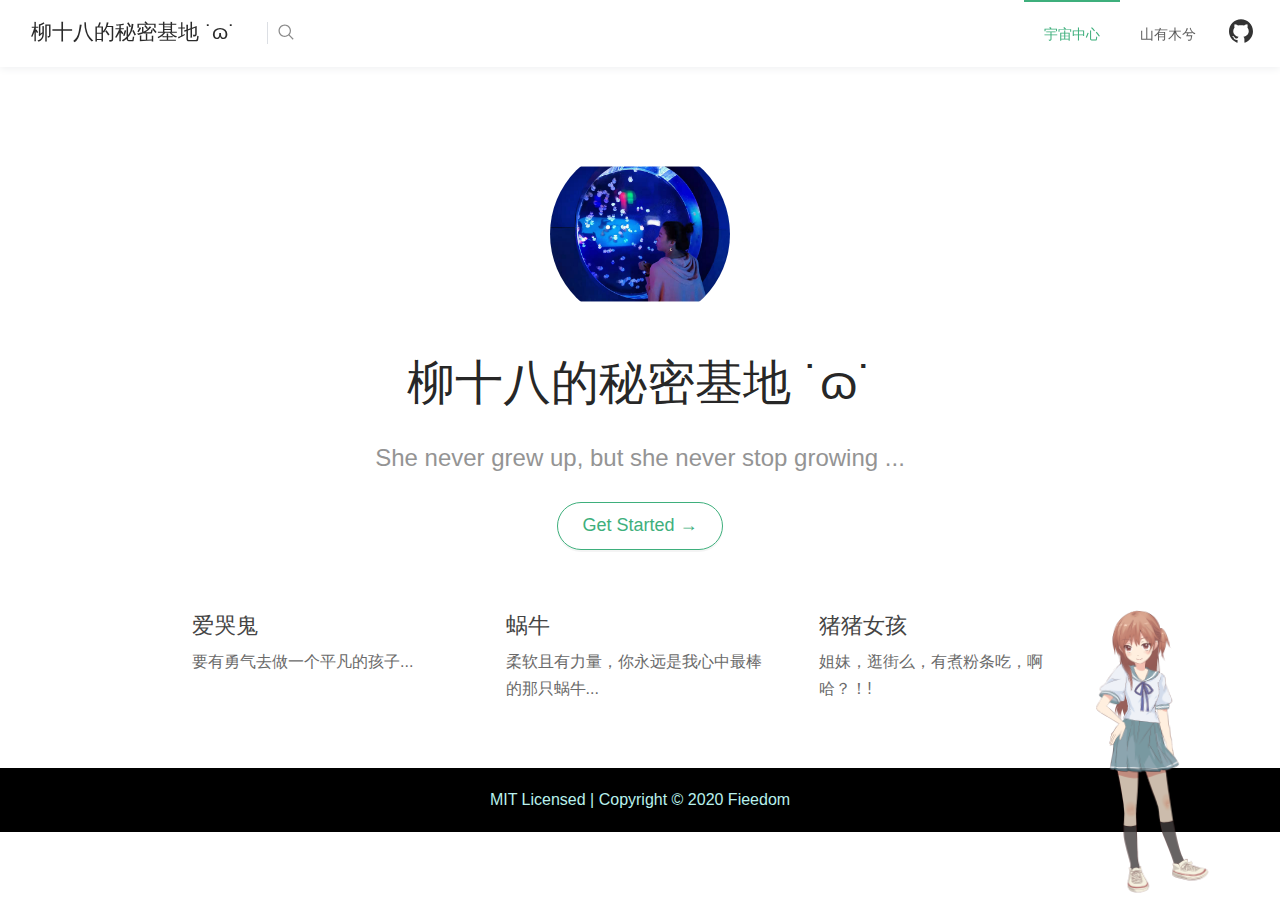
<file: index.html>
<!DOCTYPE html>
<html lang="en-US">
  <head>
    <meta charset="utf-8">
    <meta name="viewport" content="width=device-width, user-scalable=no, initial-scale=1.0, maximum-scale=1.0, minimum-scale=1.0">
    <title>柳十八的秘密基地 ˙ɷ˙</title>
    <meta name="description" content="">
    <meta name="generator" content="VuePress 1.6.0">
    <link rel="icon" href="/assets/logo.png">
    <meta name="description" content="She never grew up, but she never stop growing ...">
    <link rel="preload" href="/assets/css/0.styles.5024a652.css" as="style"><link rel="preload" href="/assets/js/app.e85312a7.js" as="script"><link rel="preload" href="/assets/js/2.1efa2923.js" as="script"><link rel="preload" href="/assets/js/7.4bcd258c.js" as="script"><link rel="prefetch" href="/assets/js/10.5c9621e9.js"><link rel="prefetch" href="/assets/js/11.a9649d01.js"><link rel="prefetch" href="/assets/js/12.53141b01.js"><link rel="prefetch" href="/assets/js/13.28003c90.js"><link rel="prefetch" href="/assets/js/14.0d9f6e28.js"><link rel="prefetch" href="/assets/js/15.aff8680e.js"><link rel="prefetch" href="/assets/js/16.7b51e635.js"><link rel="prefetch" href="/assets/js/3.117d42a6.js"><link rel="prefetch" href="/assets/js/4.0793c6d7.js"><link rel="prefetch" href="/assets/js/5.a45f2295.js"><link rel="prefetch" href="/assets/js/6.fa58a256.js"><link rel="prefetch" href="/assets/js/8.d6524c3c.js"><link rel="prefetch" href="/assets/js/9.c0164544.js">
    <link rel="stylesheet" href="/assets/css/0.styles.5024a652.css">
  </head>
  <body>
    <div id="app" data-server-rendered="true"><div class="theme-container no-sidebar"><header class="navbar"><div class="ant-row"><div class="sidebar-button"><i aria-label="icon: bars" class="anticon anticon-bars"><svg viewBox="0 0 1024 1024" focusable="false" data-icon="bars" width="1em" height="1em" fill="currentColor" aria-hidden="true"><path d="M912 192H328c-4.4 0-8 3.6-8 8v56c0 4.4 3.6 8 8 8h584c4.4 0 8-3.6 8-8v-56c0-4.4-3.6-8-8-8zm0 284H328c-4.4 0-8 3.6-8 8v56c0 4.4 3.6 8 8 8h584c4.4 0 8-3.6 8-8v-56c0-4.4-3.6-8-8-8zm0 284H328c-4.4 0-8 3.6-8 8v56c0 4.4 3.6 8 8 8h584c4.4 0 8-3.6 8-8v-56c0-4.4-3.6-8-8-8zM104 228a56 56 0 1 0 112 0 56 56 0 1 0-112 0zm0 284a56 56 0 1 0 112 0 56 56 0 1 0-112 0zm0 284a56 56 0 1 0 112 0 56 56 0 1 0-112 0z"></path></svg></i> <span></span></div> <div class="ant-col ant-col-xs-24 ant-col-sm-24 ant-col-md-6 ant-col-lg-5 ant-col-xl-5 ant-col-xxl-4"><a href="/" aria-current="page" class="router-link-exact-active router-link-active no-logo home-link"><!----> <span class="site-name">柳十八的秘密基地 ˙ɷ˙</span></a> <div class="search-box mobile-search"><input aria-label="Search" autocomplete="off" spellcheck="false" value=""> <!----></div></div> <div class="ant-col ant-col-xs-0 ant-col-sm-0 ant-col-md-18 ant-col-lg-19 ant-col-xl-19 ant-col-xxl-20"><div class="search-box"><input aria-label="Search" autocomplete="off" spellcheck="false" value=""> <!----></div> <nav class="nav-links can-hide"><ul role="menu" id="nav" class="ant-menu ant-menu-horizontal ant-menu-root ant-menu-light"><li role="menuitem" class="ant-menu-submenu ant-menu-submenu-horizontal ant-menu-overflowed-submenu" style="display:none;"><div aria-haspopup="true" class="ant-menu-submenu-title"><span>···</span><i class="ant-menu-submenu-arrow"></i></div></li><li role="menuitem" class="ant-menu-item ant-menu-item-selected"><a href="/" aria-current="page" class="router-link-exact-active router-link-active">
          宇宙中心
        </a></li><li role="menuitem" class="ant-menu-submenu ant-menu-submenu-horizontal ant-menu-overflowed-submenu" style="display:none;"><div aria-haspopup="true" class="ant-menu-submenu-title"><span>···</span><i class="ant-menu-submenu-arrow"></i></div></li><li role="menuitem" class="ant-menu-item"><a href="/category/">
          山有木兮
        </a></li><li role="menuitem" class="ant-menu-submenu ant-menu-submenu-horizontal ant-menu-overflowed-submenu" style="visibility:hidden;position:absolute;"><div aria-haspopup="true" class="ant-menu-submenu-title"><span>···</span><i class="ant-menu-submenu-arrow"></i></div></li></ul> <a href="https://github.com/fieedom/fieedom.github.io" target="_blank" rel="noopener noreferrer" class="repo-link"><i aria-label="icon: github" class="anticon anticon-github"><svg viewBox="64 64 896 896" focusable="false" data-icon="github" width="1em" height="1em" fill="currentColor" aria-hidden="true"><path d="M511.6 76.3C264.3 76.2 64 276.4 64 523.5 64 718.9 189.3 885 363.8 946c23.5 5.9 19.9-10.8 19.9-22.2v-77.5c-135.7 15.9-141.2-73.9-150.3-88.9C215 726 171.5 718 184.5 703c30.9-15.9 62.4 4 98.9 57.9 26.4 39.1 77.9 32.5 104 26 5.7-23.5 17.9-44.5 34.7-60.8-140.6-25.2-199.2-111-199.2-213 0-49.5 16.3-95 48.3-131.7-20.4-60.5 1.9-112.3 4.9-120 58.1-5.2 118.5 41.6 123.2 45.3 33-8.9 70.7-13.6 112.9-13.6 42.4 0 80.2 4.9 113.5 13.9 11.3-8.6 67.3-48.8 121.3-43.9 2.9 7.7 24.7 58.3 5.5 118 32.4 36.8 48.9 82.7 48.9 132.3 0 102.2-59 188.1-200 212.9a127.5 127.5 0 0 1 38.1 91v112.5c.8 9 0 17.9 15 17.9 177.1-59.7 304.6-227 304.6-424.1 0-247.2-200.4-447.3-447.5-447.3z"></path></svg></i></a></nav></div></div> <!----></header> <aside class="sidebar"><!----> <!----></aside> <div><main aria-labelledby="main-title" class="home"><header class="hero"><img src="/assets/logo.png" alt="hero" class="hero-logo"> <h1 id="main-title">
        柳十八的秘密基地 ˙ɷ˙
      </h1> <p class="description">
        She never grew up, but she never stop growing ...
      </p> <button type="button" class="ant-btn ant-btn-primary ant-btn-round ant-btn-lg ant-btn-background-ghost"><a href="/category/">
          Get Started →
        </a></button> <!----></header> <div class="features"><div class="feature"><h2>爱哭鬼</h2> <p>要有勇气去做一个平凡的孩子...</p></div><div class="feature"><h2>蜗牛</h2> <p>柔软且有力量，你永远是我心中最棒的那只蜗牛...</p></div><div class="feature"><h2>猪猪女孩</h2> <p>姐妹，逛街么，有煮粉条吃，啊哈？！!</p></div></div> <div class="theme-antdocs-content custom content__default"></div></main> <div class="footer"><!----> <div class="footer-bottom">MIT Licensed | Copyright © 2020 Fieedom</div></div></div> <!----></div><div class="global-ui"><div id="live2d-widget" class="live2d-widget-container" style="position:fixed;right:65px;bottom:0px;width:135px;height:300px;z-index:99999;opacity:0.8;pointer-events:none;"><canvas id="live2d_canvas" width="135" height="300" class="live2d_canvas" style="position:absolute;left:0px;top:0px;width:135px;height:300px;"></canvas></div></div></div>
    <script src="/assets/js/app.e85312a7.js" defer></script><script src="/assets/js/2.1efa2923.js" defer></script><script src="/assets/js/7.4bcd258c.js" defer></script>
  </body>
</html>
</file>
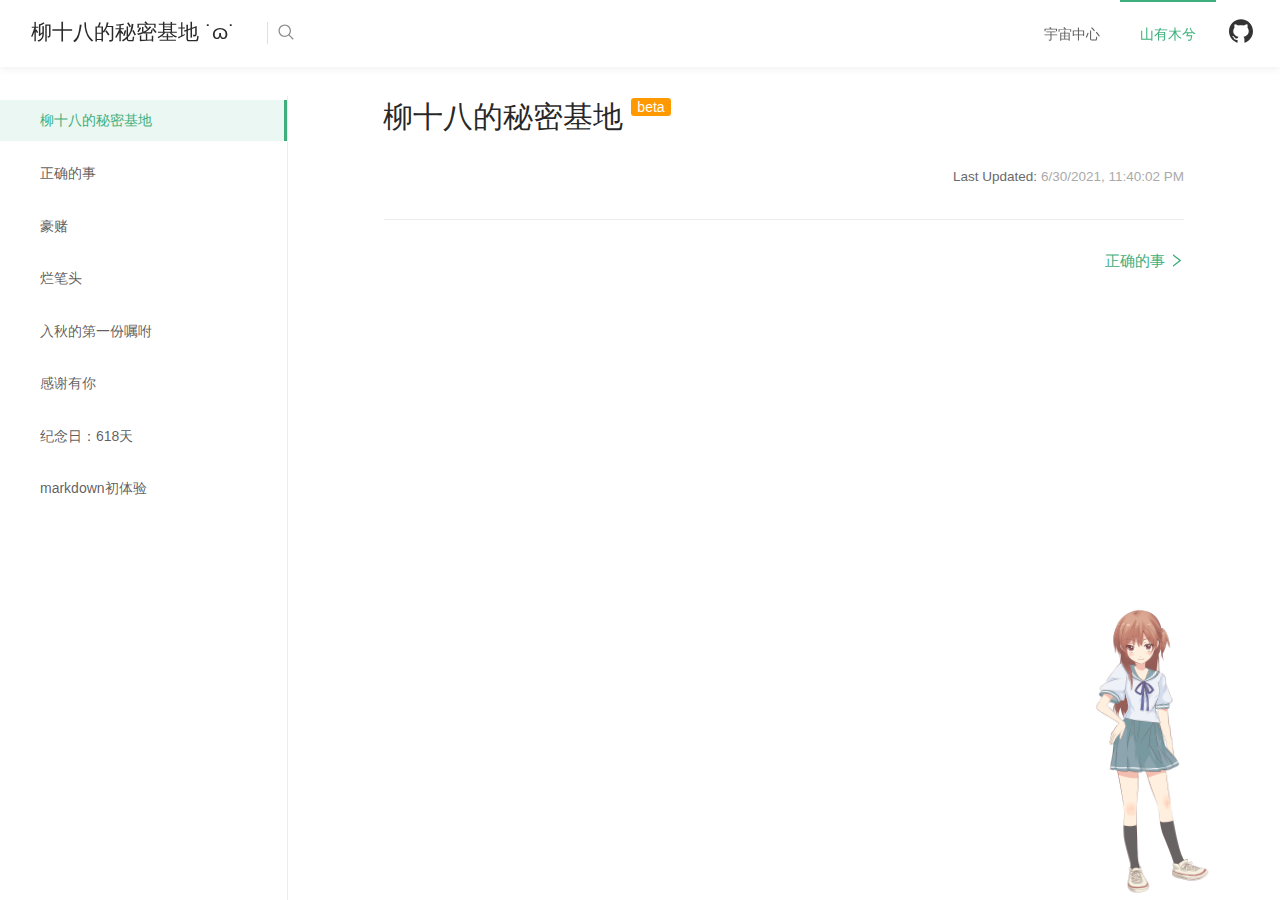
<file: category/index.html>
<!DOCTYPE html>
<html lang="en-US">
  <head>
    <meta charset="utf-8">
    <meta name="viewport" content="width=device-width, user-scalable=no, initial-scale=1.0, maximum-scale=1.0, minimum-scale=1.0">
    <title>柳十八的秘密基地 | 柳十八的秘密基地 ˙ɷ˙</title>
    <meta name="description" content="">
    <meta name="generator" content="VuePress 1.6.0">
    <link rel="icon" href="/assets/logo.png">
    <meta name="description" content="She never grew up, but she never stop growing ...">
    <link rel="preload" href="/assets/css/0.styles.5024a652.css" as="style"><link rel="preload" href="/assets/js/app.e85312a7.js" as="script"><link rel="preload" href="/assets/js/2.1efa2923.js" as="script"><link rel="preload" href="/assets/js/12.53141b01.js" as="script"><link rel="preload" href="/assets/js/3.117d42a6.js" as="script"><link rel="prefetch" href="/assets/js/10.5c9621e9.js"><link rel="prefetch" href="/assets/js/11.a9649d01.js"><link rel="prefetch" href="/assets/js/13.28003c90.js"><link rel="prefetch" href="/assets/js/14.0d9f6e28.js"><link rel="prefetch" href="/assets/js/15.aff8680e.js"><link rel="prefetch" href="/assets/js/16.7b51e635.js"><link rel="prefetch" href="/assets/js/4.0793c6d7.js"><link rel="prefetch" href="/assets/js/5.a45f2295.js"><link rel="prefetch" href="/assets/js/6.fa58a256.js"><link rel="prefetch" href="/assets/js/7.4bcd258c.js"><link rel="prefetch" href="/assets/js/8.d6524c3c.js"><link rel="prefetch" href="/assets/js/9.c0164544.js">
    <link rel="stylesheet" href="/assets/css/0.styles.5024a652.css">
  </head>
  <body>
    <div id="app" data-server-rendered="true"><div class="theme-container"><header class="navbar"><div class="ant-row"><div class="sidebar-button"><i aria-label="icon: bars" class="anticon anticon-bars"><svg viewBox="0 0 1024 1024" focusable="false" data-icon="bars" width="1em" height="1em" fill="currentColor" aria-hidden="true"><path d="M912 192H328c-4.4 0-8 3.6-8 8v56c0 4.4 3.6 8 8 8h584c4.4 0 8-3.6 8-8v-56c0-4.4-3.6-8-8-8zm0 284H328c-4.4 0-8 3.6-8 8v56c0 4.4 3.6 8 8 8h584c4.4 0 8-3.6 8-8v-56c0-4.4-3.6-8-8-8zm0 284H328c-4.4 0-8 3.6-8 8v56c0 4.4 3.6 8 8 8h584c4.4 0 8-3.6 8-8v-56c0-4.4-3.6-8-8-8zM104 228a56 56 0 1 0 112 0 56 56 0 1 0-112 0zm0 284a56 56 0 1 0 112 0 56 56 0 1 0-112 0zm0 284a56 56 0 1 0 112 0 56 56 0 1 0-112 0z"></path></svg></i> <span></span></div> <div class="ant-col ant-col-xs-24 ant-col-sm-24 ant-col-md-6 ant-col-lg-5 ant-col-xl-5 ant-col-xxl-4"><a href="/" class="router-link-active no-logo home-link"><!----> <span class="site-name">柳十八的秘密基地 ˙ɷ˙</span></a> <div class="search-box mobile-search"><input aria-label="Search" autocomplete="off" spellcheck="false" value=""> <!----></div></div> <div class="ant-col ant-col-xs-0 ant-col-sm-0 ant-col-md-18 ant-col-lg-19 ant-col-xl-19 ant-col-xxl-20"><div class="search-box"><input aria-label="Search" autocomplete="off" spellcheck="false" value=""> <!----></div> <nav class="nav-links can-hide"><ul role="menu" id="nav" class="ant-menu ant-menu-horizontal ant-menu-root ant-menu-light"><li role="menuitem" class="ant-menu-submenu ant-menu-submenu-horizontal ant-menu-overflowed-submenu" style="display:none;"><div aria-haspopup="true" class="ant-menu-submenu-title"><span>···</span><i class="ant-menu-submenu-arrow"></i></div></li><li role="menuitem" class="ant-menu-item"><a href="/" class="router-link-active">
          宇宙中心
        </a></li><li role="menuitem" class="ant-menu-submenu ant-menu-submenu-horizontal ant-menu-overflowed-submenu" style="display:none;"><div aria-haspopup="true" class="ant-menu-submenu-title"><span>···</span><i class="ant-menu-submenu-arrow"></i></div></li><li role="menuitem" class="ant-menu-item ant-menu-item-selected"><a href="/category/" aria-current="page" class="router-link-exact-active router-link-active">
          山有木兮
        </a></li><li role="menuitem" class="ant-menu-submenu ant-menu-submenu-horizontal ant-menu-overflowed-submenu" style="visibility:hidden;position:absolute;"><div aria-haspopup="true" class="ant-menu-submenu-title"><span>···</span><i class="ant-menu-submenu-arrow"></i></div></li></ul> <a href="https://github.com/fieedom/fieedom.github.io" target="_blank" rel="noopener noreferrer" class="repo-link"><i aria-label="icon: github" class="anticon anticon-github"><svg viewBox="64 64 896 896" focusable="false" data-icon="github" width="1em" height="1em" fill="currentColor" aria-hidden="true"><path d="M511.6 76.3C264.3 76.2 64 276.4 64 523.5 64 718.9 189.3 885 363.8 946c23.5 5.9 19.9-10.8 19.9-22.2v-77.5c-135.7 15.9-141.2-73.9-150.3-88.9C215 726 171.5 718 184.5 703c30.9-15.9 62.4 4 98.9 57.9 26.4 39.1 77.9 32.5 104 26 5.7-23.5 17.9-44.5 34.7-60.8-140.6-25.2-199.2-111-199.2-213 0-49.5 16.3-95 48.3-131.7-20.4-60.5 1.9-112.3 4.9-120 58.1-5.2 118.5 41.6 123.2 45.3 33-8.9 70.7-13.6 112.9-13.6 42.4 0 80.2 4.9 113.5 13.9 11.3-8.6 67.3-48.8 121.3-43.9 2.9 7.7 24.7 58.3 5.5 118 32.4 36.8 48.9 82.7 48.9 132.3 0 102.2-59 188.1-200 212.9a127.5 127.5 0 0 1 38.1 91v112.5c.8 9 0 17.9 15 17.9 177.1-59.7 304.6-227 304.6-424.1 0-247.2-200.4-447.3-447.5-447.3z"></path></svg></i></a></nav></div></div> <!----></header> <aside class="sidebar"><!----> <ul class="sidebar-links"><li><a href="/category/" aria-current="page" title="柳十八的秘密基地" class="active sidebar-link">柳十八的秘密基地</a></li><li><a href="/category/2020-05-13.html" title="正确的事" class="sidebar-link">正确的事</a></li><li><a href="/category/2020-05-20.html" title="豪赌" class="sidebar-link">豪赌</a></li><li><a href="/category/note.html" title="烂笔头" class="sidebar-link">烂笔头</a></li><li><a href="/category/2020-10-29.html" title="入秋的第一份嘱咐" class="sidebar-link">入秋的第一份嘱咐</a></li><li><a href="/category/2020-11-26.html" title="感谢有你" class="sidebar-link">感谢有你</a></li><li><a href="/category/2020-12-10.html" title="纪念日：618天" class="sidebar-link">纪念日：618天</a></li><li><a href="/category/2021-06-24.html" title="markdown初体验" class="sidebar-link">markdown初体验</a></li></ul></aside> <main class="page"> <div class="theme-antdocs-content content__default"><h1 id="柳十八的秘密基地"><a href="#柳十八的秘密基地" class="header-anchor">#</a> 柳十八的秘密基地 <span class="badge warning" style="vertical-align:top;" data-v-4ee01066>beta</span></h1></div> <footer class="page-edit"><!----> <div class="last-updated"><span class="prefix">Last Updated:</span> <span class="time">6/30/2021, 11:40:02 PM</span></div></footer> <div class="page-nav"><p class="inner"><!----> <span class="next"><a href="/category/2020-05-13.html">
        正确的事
        <i aria-label="icon: right" class="anticon anticon-right"><svg viewBox="64 64 896 896" focusable="false" data-icon="right" width="1em" height="1em" fill="currentColor" aria-hidden="true"><path d="M765.7 486.8L314.9 134.7A7.97 7.97 0 0 0 302 141v77.3c0 4.9 2.3 9.6 6.1 12.6l360 281.1-360 281.1c-3.9 3-6.1 7.7-6.1 12.6V883c0 6.7 7.7 10.4 12.9 6.3l450.8-352.1a31.96 31.96 0 0 0 0-50.4z"></path></svg></i></a></span></p></div> </main> <!----></div><div class="global-ui"><div id="live2d-widget" class="live2d-widget-container" style="position:fixed;right:65px;bottom:0px;width:135px;height:300px;z-index:99999;opacity:0.8;pointer-events:none;"><canvas id="live2d_canvas" width="135" height="300" class="live2d_canvas" style="position:absolute;left:0px;top:0px;width:135px;height:300px;"></canvas></div></div></div>
    <script src="/assets/js/app.e85312a7.js" defer></script><script src="/assets/js/2.1efa2923.js" defer></script><script src="/assets/js/12.53141b01.js" defer></script><script src="/assets/js/3.117d42a6.js" defer></script>
  </body>
</html>
</file>
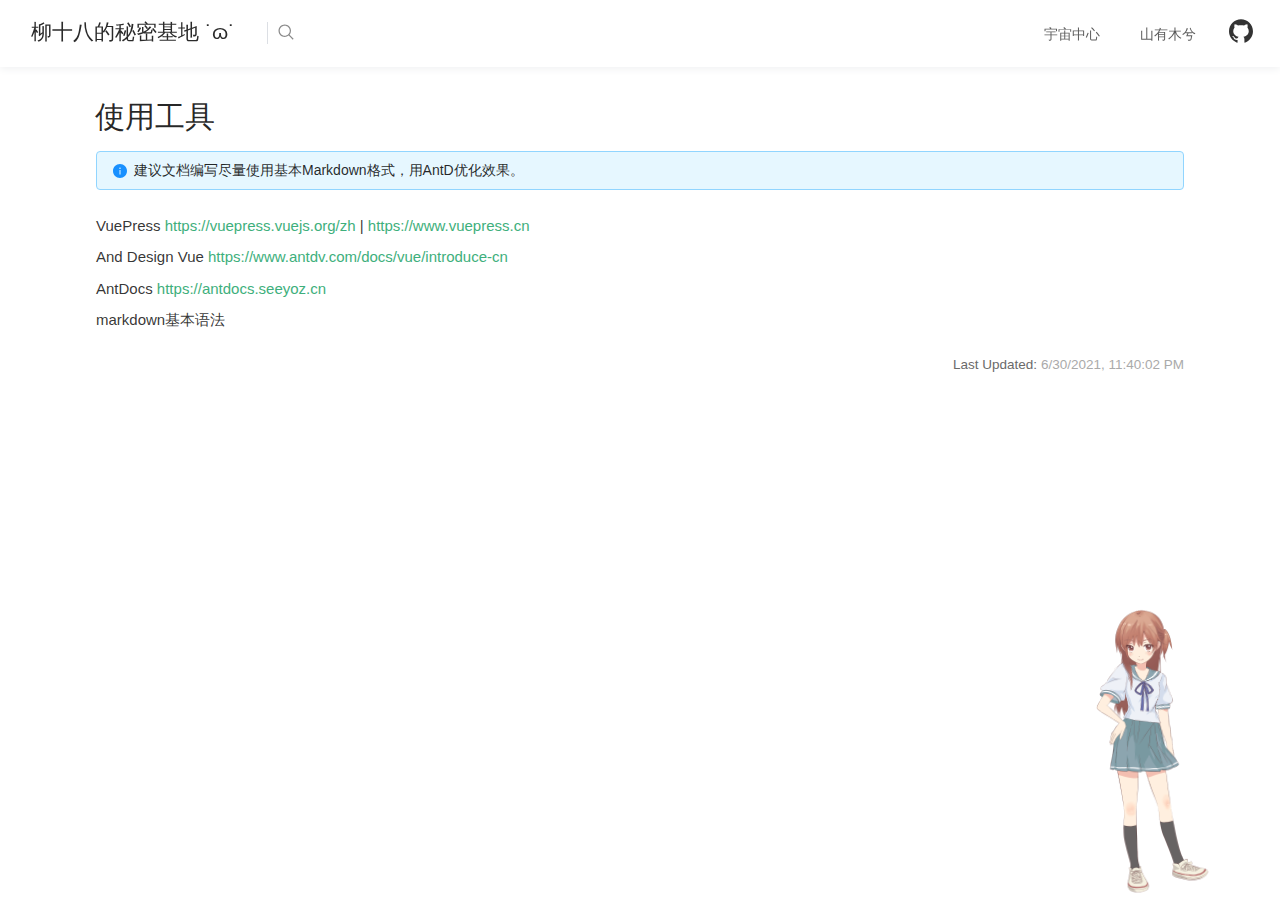
<file: help/index.html>
<!DOCTYPE html>
<html lang="en-US">
  <head>
    <meta charset="utf-8">
    <meta name="viewport" content="width=device-width, user-scalable=no, initial-scale=1.0, maximum-scale=1.0, minimum-scale=1.0">
    <title>使用工具 | 柳十八的秘密基地 ˙ɷ˙</title>
    <meta name="description" content="">
    <meta name="generator" content="VuePress 1.6.0">
    <link rel="icon" href="/assets/logo.png">
    <meta name="description" content="She never grew up, but she never stop growing ...">
    <link rel="preload" href="/assets/css/0.styles.5024a652.css" as="style"><link rel="preload" href="/assets/js/app.e85312a7.js" as="script"><link rel="preload" href="/assets/js/2.1efa2923.js" as="script"><link rel="preload" href="/assets/js/14.0d9f6e28.js" as="script"><link rel="prefetch" href="/assets/js/10.5c9621e9.js"><link rel="prefetch" href="/assets/js/11.a9649d01.js"><link rel="prefetch" href="/assets/js/12.53141b01.js"><link rel="prefetch" href="/assets/js/13.28003c90.js"><link rel="prefetch" href="/assets/js/15.aff8680e.js"><link rel="prefetch" href="/assets/js/16.7b51e635.js"><link rel="prefetch" href="/assets/js/3.117d42a6.js"><link rel="prefetch" href="/assets/js/4.0793c6d7.js"><link rel="prefetch" href="/assets/js/5.a45f2295.js"><link rel="prefetch" href="/assets/js/6.fa58a256.js"><link rel="prefetch" href="/assets/js/7.4bcd258c.js"><link rel="prefetch" href="/assets/js/8.d6524c3c.js"><link rel="prefetch" href="/assets/js/9.c0164544.js">
    <link rel="stylesheet" href="/assets/css/0.styles.5024a652.css">
  </head>
  <body>
    <div id="app" data-server-rendered="true"><div class="theme-container no-sidebar"><header class="navbar"><div class="ant-row"><div class="sidebar-button"><i aria-label="icon: bars" class="anticon anticon-bars"><svg viewBox="0 0 1024 1024" focusable="false" data-icon="bars" width="1em" height="1em" fill="currentColor" aria-hidden="true"><path d="M912 192H328c-4.4 0-8 3.6-8 8v56c0 4.4 3.6 8 8 8h584c4.4 0 8-3.6 8-8v-56c0-4.4-3.6-8-8-8zm0 284H328c-4.4 0-8 3.6-8 8v56c0 4.4 3.6 8 8 8h584c4.4 0 8-3.6 8-8v-56c0-4.4-3.6-8-8-8zm0 284H328c-4.4 0-8 3.6-8 8v56c0 4.4 3.6 8 8 8h584c4.4 0 8-3.6 8-8v-56c0-4.4-3.6-8-8-8zM104 228a56 56 0 1 0 112 0 56 56 0 1 0-112 0zm0 284a56 56 0 1 0 112 0 56 56 0 1 0-112 0zm0 284a56 56 0 1 0 112 0 56 56 0 1 0-112 0z"></path></svg></i> <span></span></div> <div class="ant-col ant-col-xs-24 ant-col-sm-24 ant-col-md-6 ant-col-lg-5 ant-col-xl-5 ant-col-xxl-4"><a href="/" class="router-link-active no-logo home-link"><!----> <span class="site-name">柳十八的秘密基地 ˙ɷ˙</span></a> <div class="search-box mobile-search"><input aria-label="Search" autocomplete="off" spellcheck="false" value=""> <!----></div></div> <div class="ant-col ant-col-xs-0 ant-col-sm-0 ant-col-md-18 ant-col-lg-19 ant-col-xl-19 ant-col-xxl-20"><div class="search-box"><input aria-label="Search" autocomplete="off" spellcheck="false" value=""> <!----></div> <nav class="nav-links can-hide"><ul role="menu" id="nav" class="ant-menu ant-menu-horizontal ant-menu-root ant-menu-light"><li role="menuitem" class="ant-menu-submenu ant-menu-submenu-horizontal ant-menu-overflowed-submenu" style="display:none;"><div aria-haspopup="true" class="ant-menu-submenu-title"><span>···</span><i class="ant-menu-submenu-arrow"></i></div></li><li role="menuitem" class="ant-menu-item"><a href="/" class="router-link-active">
          宇宙中心
        </a></li><li role="menuitem" class="ant-menu-submenu ant-menu-submenu-horizontal ant-menu-overflowed-submenu" style="display:none;"><div aria-haspopup="true" class="ant-menu-submenu-title"><span>···</span><i class="ant-menu-submenu-arrow"></i></div></li><li role="menuitem" class="ant-menu-item"><a href="/category/">
          山有木兮
        </a></li><li role="menuitem" class="ant-menu-submenu ant-menu-submenu-horizontal ant-menu-overflowed-submenu" style="visibility:hidden;position:absolute;"><div aria-haspopup="true" class="ant-menu-submenu-title"><span>···</span><i class="ant-menu-submenu-arrow"></i></div></li></ul> <a href="https://github.com/fieedom/fieedom.github.io" target="_blank" rel="noopener noreferrer" class="repo-link"><i aria-label="icon: github" class="anticon anticon-github"><svg viewBox="64 64 896 896" focusable="false" data-icon="github" width="1em" height="1em" fill="currentColor" aria-hidden="true"><path d="M511.6 76.3C264.3 76.2 64 276.4 64 523.5 64 718.9 189.3 885 363.8 946c23.5 5.9 19.9-10.8 19.9-22.2v-77.5c-135.7 15.9-141.2-73.9-150.3-88.9C215 726 171.5 718 184.5 703c30.9-15.9 62.4 4 98.9 57.9 26.4 39.1 77.9 32.5 104 26 5.7-23.5 17.9-44.5 34.7-60.8-140.6-25.2-199.2-111-199.2-213 0-49.5 16.3-95 48.3-131.7-20.4-60.5 1.9-112.3 4.9-120 58.1-5.2 118.5 41.6 123.2 45.3 33-8.9 70.7-13.6 112.9-13.6 42.4 0 80.2 4.9 113.5 13.9 11.3-8.6 67.3-48.8 121.3-43.9 2.9 7.7 24.7 58.3 5.5 118 32.4 36.8 48.9 82.7 48.9 132.3 0 102.2-59 188.1-200 212.9a127.5 127.5 0 0 1 38.1 91v112.5c.8 9 0 17.9 15 17.9 177.1-59.7 304.6-227 304.6-424.1 0-247.2-200.4-447.3-447.5-447.3z"></path></svg></i></a></nav></div></div> <!----></header> <aside class="sidebar"><!----> <!----></aside> <main class="page"> <div class="theme-antdocs-content content__default"><h1 id="使用工具"><a href="#使用工具" class="header-anchor">#</a> 使用工具</h1> <div data-show="true" class="ant-alert ant-alert-info"><i aria-label="icon: info-circle" class="anticon anticon-info-circle ant-alert-icon"><svg viewBox="64 64 896 896" focusable="false" data-icon="info-circle" width="1em" height="1em" fill="currentColor" aria-hidden="true"><path d="M512 64C264.6 64 64 264.6 64 512s200.6 448 448 448 448-200.6 448-448S759.4 64 512 64zm32 664c0 4.4-3.6 8-8 8h-48c-4.4 0-8-3.6-8-8V456c0-4.4 3.6-8 8-8h48c4.4 0 8 3.6 8 8v272zm-32-344a48.01 48.01 0 0 1 0-96 48.01 48.01 0 0 1 0 96z"></path></svg></i><span class="ant-alert-message">建议文档编写尽量使用基本Markdown格式，用AntD优化效果。</span><span class="ant-alert-description"></span></div> <br> <p>VuePress
<a href="https://vuepress.vuejs.org/zh/" target="_blank">https://vuepress.vuejs.org/zh</a> |
<a href="https://www.vuepress.cn/" target="_blank">https://www.vuepress.cn</a></p> <p>And Design Vue
<a href="https://www.antdv.com/docs/vue/introduce-cn" target="_blank">https://www.antdv.com/docs/vue/introduce-cn</a></p> <p>AntDocs
<a href="https://antdocs.seeyoz.cn" target="_blank">https://antdocs.seeyoz.cn</a></p> <p>markdown基本语法</p></div> <footer class="page-edit"><!----> <div class="last-updated"><span class="prefix">Last Updated:</span> <span class="time">6/30/2021, 11:40:02 PM</span></div></footer> <!----> </main> <!----></div><div class="global-ui"><div id="live2d-widget" class="live2d-widget-container" style="position:fixed;right:65px;bottom:0px;width:135px;height:300px;z-index:99999;opacity:0.8;pointer-events:none;"><canvas id="live2d_canvas" width="135" height="300" class="live2d_canvas" style="position:absolute;left:0px;top:0px;width:135px;height:300px;"></canvas></div></div></div>
    <script src="/assets/js/app.e85312a7.js" defer></script><script src="/assets/js/2.1efa2923.js" defer></script><script src="/assets/js/14.0d9f6e28.js" defer></script>
  </body>
</html>
</file>
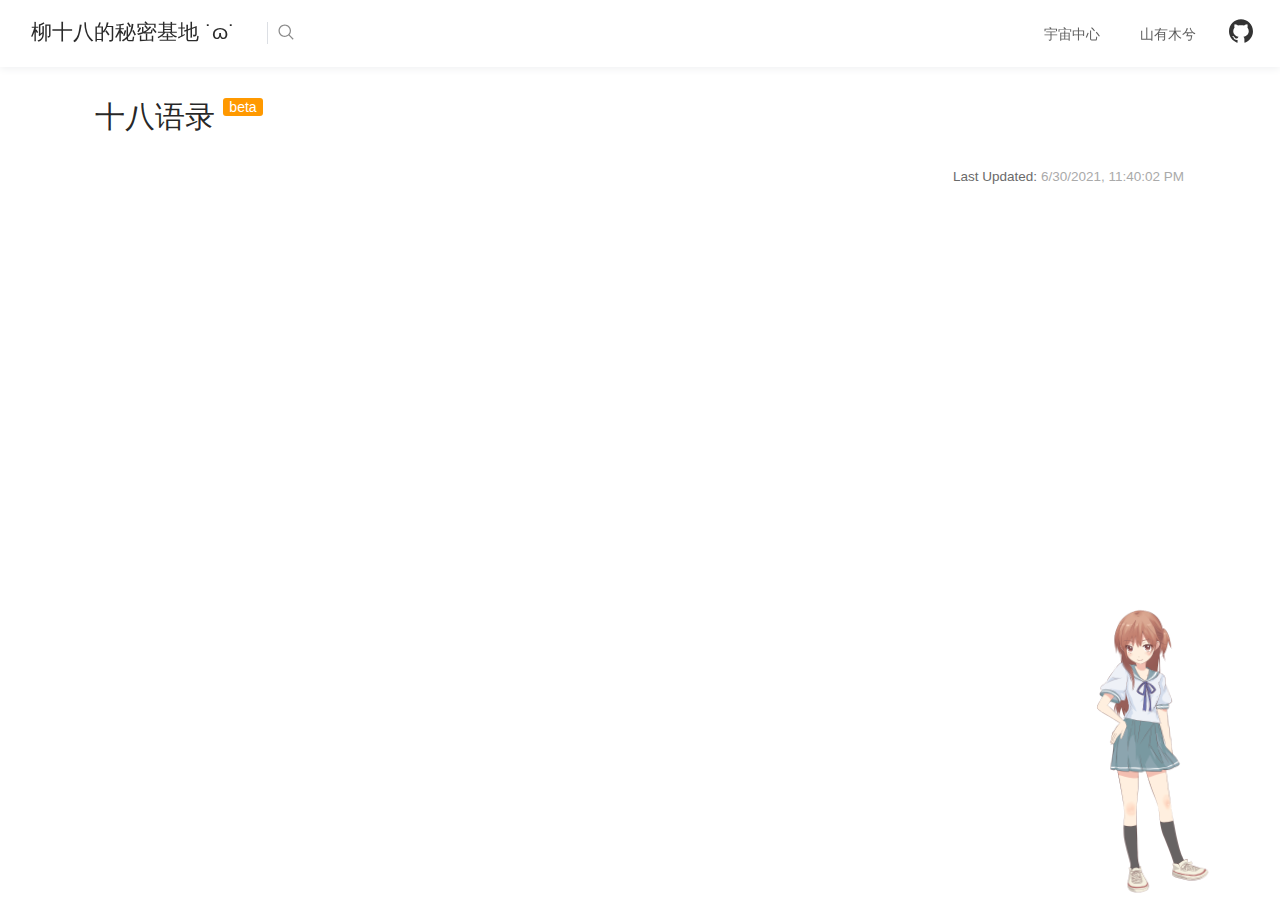
<file: quotes/index.html>
<!DOCTYPE html>
<html lang="en-US">
  <head>
    <meta charset="utf-8">
    <meta name="viewport" content="width=device-width, user-scalable=no, initial-scale=1.0, maximum-scale=1.0, minimum-scale=1.0">
    <title>十八语录 | 柳十八的秘密基地 ˙ɷ˙</title>
    <meta name="description" content="">
    <meta name="generator" content="VuePress 1.6.0">
    <link rel="icon" href="/assets/logo.png">
    <meta name="description" content="She never grew up, but she never stop growing ...">
    <link rel="preload" href="/assets/css/0.styles.5024a652.css" as="style"><link rel="preload" href="/assets/js/app.e85312a7.js" as="script"><link rel="preload" href="/assets/js/2.1efa2923.js" as="script"><link rel="preload" href="/assets/js/15.aff8680e.js" as="script"><link rel="preload" href="/assets/js/3.117d42a6.js" as="script"><link rel="prefetch" href="/assets/js/10.5c9621e9.js"><link rel="prefetch" href="/assets/js/11.a9649d01.js"><link rel="prefetch" href="/assets/js/12.53141b01.js"><link rel="prefetch" href="/assets/js/13.28003c90.js"><link rel="prefetch" href="/assets/js/14.0d9f6e28.js"><link rel="prefetch" href="/assets/js/16.7b51e635.js"><link rel="prefetch" href="/assets/js/4.0793c6d7.js"><link rel="prefetch" href="/assets/js/5.a45f2295.js"><link rel="prefetch" href="/assets/js/6.fa58a256.js"><link rel="prefetch" href="/assets/js/7.4bcd258c.js"><link rel="prefetch" href="/assets/js/8.d6524c3c.js"><link rel="prefetch" href="/assets/js/9.c0164544.js">
    <link rel="stylesheet" href="/assets/css/0.styles.5024a652.css">
  </head>
  <body>
    <div id="app" data-server-rendered="true"><div class="theme-container no-sidebar"><header class="navbar"><div class="ant-row"><div class="sidebar-button"><i aria-label="icon: bars" class="anticon anticon-bars"><svg viewBox="0 0 1024 1024" focusable="false" data-icon="bars" width="1em" height="1em" fill="currentColor" aria-hidden="true"><path d="M912 192H328c-4.4 0-8 3.6-8 8v56c0 4.4 3.6 8 8 8h584c4.4 0 8-3.6 8-8v-56c0-4.4-3.6-8-8-8zm0 284H328c-4.4 0-8 3.6-8 8v56c0 4.4 3.6 8 8 8h584c4.4 0 8-3.6 8-8v-56c0-4.4-3.6-8-8-8zm0 284H328c-4.4 0-8 3.6-8 8v56c0 4.4 3.6 8 8 8h584c4.4 0 8-3.6 8-8v-56c0-4.4-3.6-8-8-8zM104 228a56 56 0 1 0 112 0 56 56 0 1 0-112 0zm0 284a56 56 0 1 0 112 0 56 56 0 1 0-112 0zm0 284a56 56 0 1 0 112 0 56 56 0 1 0-112 0z"></path></svg></i> <span></span></div> <div class="ant-col ant-col-xs-24 ant-col-sm-24 ant-col-md-6 ant-col-lg-5 ant-col-xl-5 ant-col-xxl-4"><a href="/" class="router-link-active no-logo home-link"><!----> <span class="site-name">柳十八的秘密基地 ˙ɷ˙</span></a> <div class="search-box mobile-search"><input aria-label="Search" autocomplete="off" spellcheck="false" value=""> <!----></div></div> <div class="ant-col ant-col-xs-0 ant-col-sm-0 ant-col-md-18 ant-col-lg-19 ant-col-xl-19 ant-col-xxl-20"><div class="search-box"><input aria-label="Search" autocomplete="off" spellcheck="false" value=""> <!----></div> <nav class="nav-links can-hide"><ul role="menu" id="nav" class="ant-menu ant-menu-horizontal ant-menu-root ant-menu-light"><li role="menuitem" class="ant-menu-submenu ant-menu-submenu-horizontal ant-menu-overflowed-submenu" style="display:none;"><div aria-haspopup="true" class="ant-menu-submenu-title"><span>···</span><i class="ant-menu-submenu-arrow"></i></div></li><li role="menuitem" class="ant-menu-item"><a href="/" class="router-link-active">
          宇宙中心
        </a></li><li role="menuitem" class="ant-menu-submenu ant-menu-submenu-horizontal ant-menu-overflowed-submenu" style="display:none;"><div aria-haspopup="true" class="ant-menu-submenu-title"><span>···</span><i class="ant-menu-submenu-arrow"></i></div></li><li role="menuitem" class="ant-menu-item"><a href="/category/">
          山有木兮
        </a></li><li role="menuitem" class="ant-menu-submenu ant-menu-submenu-horizontal ant-menu-overflowed-submenu" style="visibility:hidden;position:absolute;"><div aria-haspopup="true" class="ant-menu-submenu-title"><span>···</span><i class="ant-menu-submenu-arrow"></i></div></li></ul> <a href="https://github.com/fieedom/fieedom.github.io" target="_blank" rel="noopener noreferrer" class="repo-link"><i aria-label="icon: github" class="anticon anticon-github"><svg viewBox="64 64 896 896" focusable="false" data-icon="github" width="1em" height="1em" fill="currentColor" aria-hidden="true"><path d="M511.6 76.3C264.3 76.2 64 276.4 64 523.5 64 718.9 189.3 885 363.8 946c23.5 5.9 19.9-10.8 19.9-22.2v-77.5c-135.7 15.9-141.2-73.9-150.3-88.9C215 726 171.5 718 184.5 703c30.9-15.9 62.4 4 98.9 57.9 26.4 39.1 77.9 32.5 104 26 5.7-23.5 17.9-44.5 34.7-60.8-140.6-25.2-199.2-111-199.2-213 0-49.5 16.3-95 48.3-131.7-20.4-60.5 1.9-112.3 4.9-120 58.1-5.2 118.5 41.6 123.2 45.3 33-8.9 70.7-13.6 112.9-13.6 42.4 0 80.2 4.9 113.5 13.9 11.3-8.6 67.3-48.8 121.3-43.9 2.9 7.7 24.7 58.3 5.5 118 32.4 36.8 48.9 82.7 48.9 132.3 0 102.2-59 188.1-200 212.9a127.5 127.5 0 0 1 38.1 91v112.5c.8 9 0 17.9 15 17.9 177.1-59.7 304.6-227 304.6-424.1 0-247.2-200.4-447.3-447.5-447.3z"></path></svg></i></a></nav></div></div> <!----></header> <aside class="sidebar"><!----> <!----></aside> <main class="page"> <div class="theme-antdocs-content content__default"><h1 id="十八语录"><a href="#十八语录" class="header-anchor">#</a> 十八语录 <span class="badge warning" style="vertical-align:top;" data-v-4ee01066>beta</span></h1></div> <footer class="page-edit"><!----> <div class="last-updated"><span class="prefix">Last Updated:</span> <span class="time">6/30/2021, 11:40:02 PM</span></div></footer> <!----> </main> <!----></div><div class="global-ui"><div id="live2d-widget" class="live2d-widget-container" style="position:fixed;right:65px;bottom:0px;width:135px;height:300px;z-index:99999;opacity:0.8;pointer-events:none;"><canvas id="live2d_canvas" width="135" height="300" class="live2d_canvas" style="position:absolute;left:0px;top:0px;width:135px;height:300px;"></canvas></div></div></div>
    <script src="/assets/js/app.e85312a7.js" defer></script><script src="/assets/js/2.1efa2923.js" defer></script><script src="/assets/js/15.aff8680e.js" defer></script><script src="/assets/js/3.117d42a6.js" defer></script>
  </body>
</html>
</file>
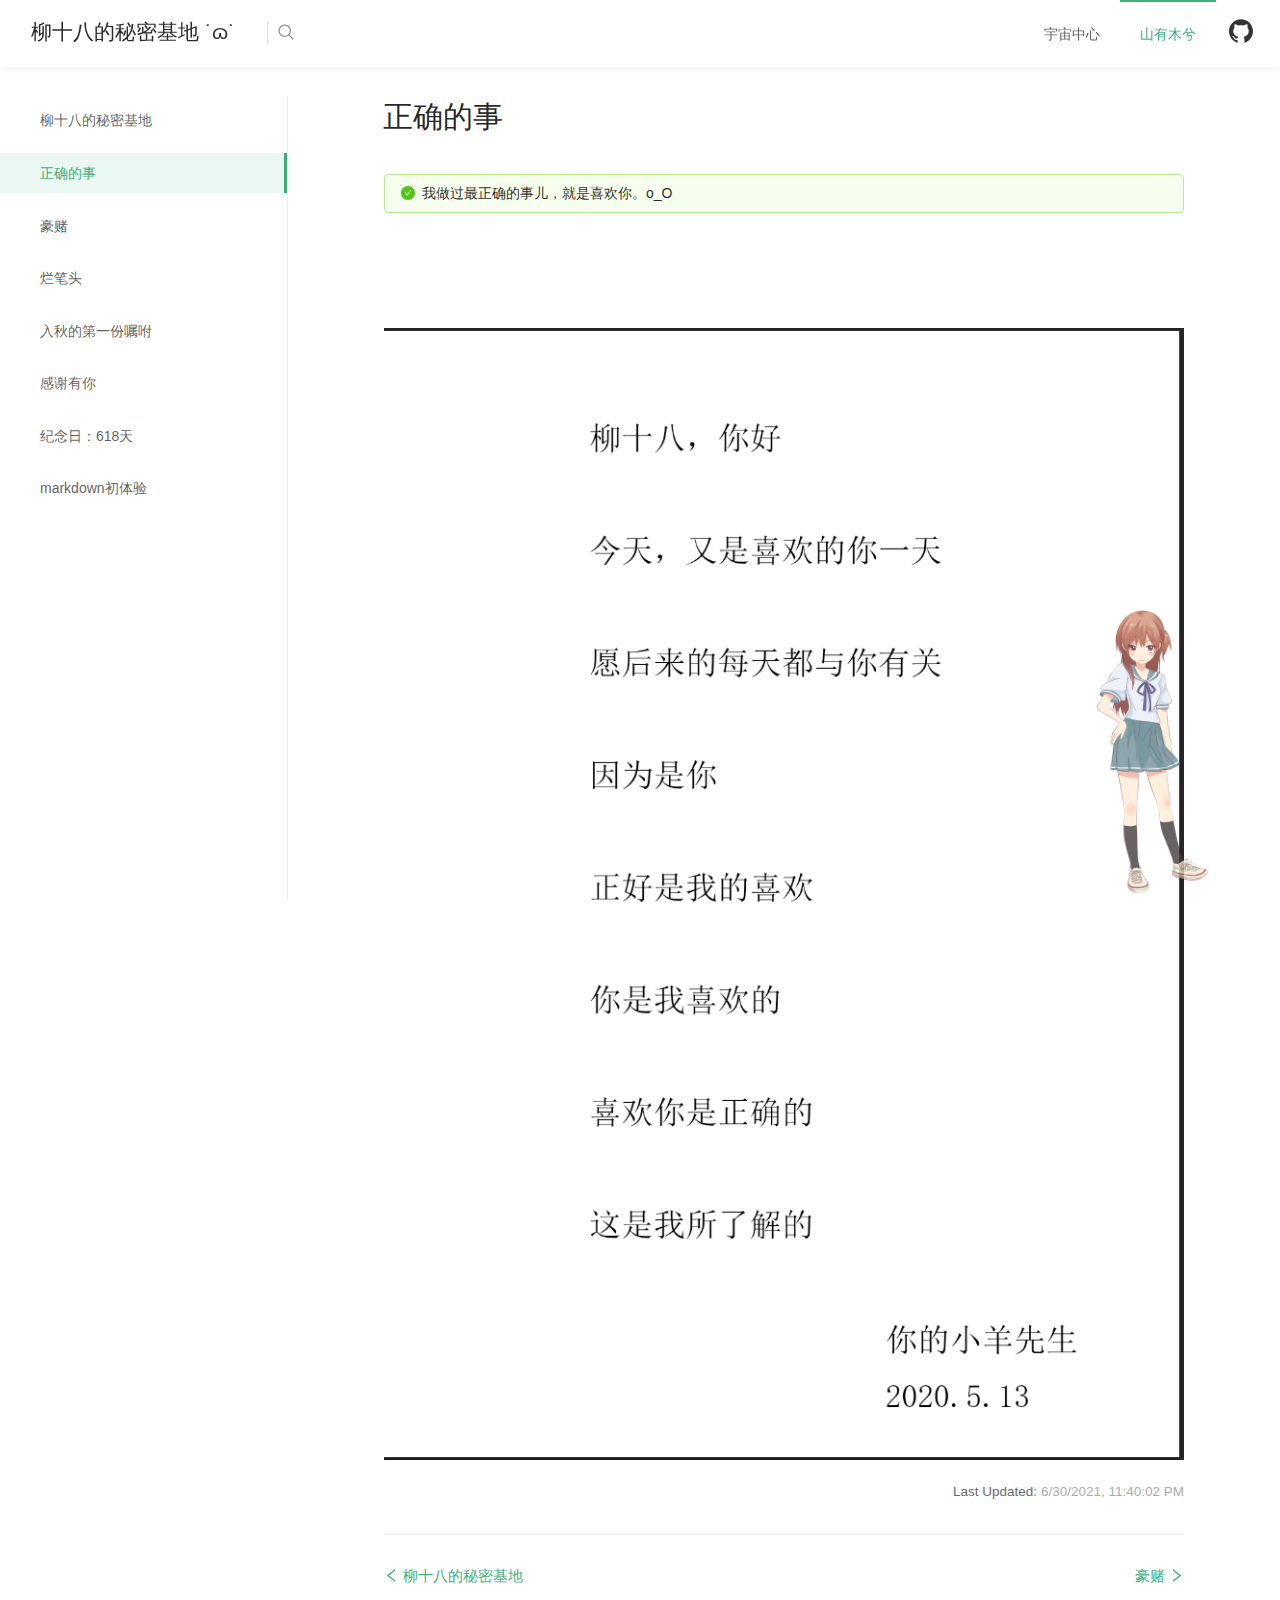
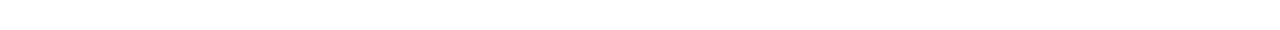
<file: category/2020-05-13.html>
<!DOCTYPE html>
<html lang="en-US">
  <head>
    <meta charset="utf-8">
    <meta name="viewport" content="width=device-width, user-scalable=no, initial-scale=1.0, maximum-scale=1.0, minimum-scale=1.0">
    <title>正确的事 | 柳十八的秘密基地 ˙ɷ˙</title>
    <meta name="description" content="">
    <meta name="generator" content="VuePress 1.6.0">
    <link rel="icon" href="/assets/logo.png">
    <meta name="description" content="She never grew up, but she never stop growing ...">
    <link rel="preload" href="/assets/css/0.styles.5024a652.css" as="style"><link rel="preload" href="/assets/js/app.e85312a7.js" as="script"><link rel="preload" href="/assets/js/2.1efa2923.js" as="script"><link rel="preload" href="/assets/js/4.0793c6d7.js" as="script"><link rel="prefetch" href="/assets/js/10.5c9621e9.js"><link rel="prefetch" href="/assets/js/11.a9649d01.js"><link rel="prefetch" href="/assets/js/12.53141b01.js"><link rel="prefetch" href="/assets/js/13.28003c90.js"><link rel="prefetch" href="/assets/js/14.0d9f6e28.js"><link rel="prefetch" href="/assets/js/15.aff8680e.js"><link rel="prefetch" href="/assets/js/16.7b51e635.js"><link rel="prefetch" href="/assets/js/3.117d42a6.js"><link rel="prefetch" href="/assets/js/5.a45f2295.js"><link rel="prefetch" href="/assets/js/6.fa58a256.js"><link rel="prefetch" href="/assets/js/7.4bcd258c.js"><link rel="prefetch" href="/assets/js/8.d6524c3c.js"><link rel="prefetch" href="/assets/js/9.c0164544.js">
    <link rel="stylesheet" href="/assets/css/0.styles.5024a652.css">
  </head>
  <body>
    <div id="app" data-server-rendered="true"><div class="theme-container"><header class="navbar"><div class="ant-row"><div class="sidebar-button"><i aria-label="icon: bars" class="anticon anticon-bars"><svg viewBox="0 0 1024 1024" focusable="false" data-icon="bars" width="1em" height="1em" fill="currentColor" aria-hidden="true"><path d="M912 192H328c-4.4 0-8 3.6-8 8v56c0 4.4 3.6 8 8 8h584c4.4 0 8-3.6 8-8v-56c0-4.4-3.6-8-8-8zm0 284H328c-4.4 0-8 3.6-8 8v56c0 4.4 3.6 8 8 8h584c4.4 0 8-3.6 8-8v-56c0-4.4-3.6-8-8-8zm0 284H328c-4.4 0-8 3.6-8 8v56c0 4.4 3.6 8 8 8h584c4.4 0 8-3.6 8-8v-56c0-4.4-3.6-8-8-8zM104 228a56 56 0 1 0 112 0 56 56 0 1 0-112 0zm0 284a56 56 0 1 0 112 0 56 56 0 1 0-112 0zm0 284a56 56 0 1 0 112 0 56 56 0 1 0-112 0z"></path></svg></i> <span></span></div> <div class="ant-col ant-col-xs-24 ant-col-sm-24 ant-col-md-6 ant-col-lg-5 ant-col-xl-5 ant-col-xxl-4"><a href="/" class="router-link-active no-logo home-link"><!----> <span class="site-name">柳十八的秘密基地 ˙ɷ˙</span></a> <div class="search-box mobile-search"><input aria-label="Search" autocomplete="off" spellcheck="false" value=""> <!----></div></div> <div class="ant-col ant-col-xs-0 ant-col-sm-0 ant-col-md-18 ant-col-lg-19 ant-col-xl-19 ant-col-xxl-20"><div class="search-box"><input aria-label="Search" autocomplete="off" spellcheck="false" value=""> <!----></div> <nav class="nav-links can-hide"><ul role="menu" id="nav" class="ant-menu ant-menu-horizontal ant-menu-root ant-menu-light"><li role="menuitem" class="ant-menu-submenu ant-menu-submenu-horizontal ant-menu-overflowed-submenu" style="display:none;"><div aria-haspopup="true" class="ant-menu-submenu-title"><span>···</span><i class="ant-menu-submenu-arrow"></i></div></li><li role="menuitem" class="ant-menu-item"><a href="/" class="router-link-active">
          宇宙中心
        </a></li><li role="menuitem" class="ant-menu-submenu ant-menu-submenu-horizontal ant-menu-overflowed-submenu" style="display:none;"><div aria-haspopup="true" class="ant-menu-submenu-title"><span>···</span><i class="ant-menu-submenu-arrow"></i></div></li><li role="menuitem" class="ant-menu-item ant-menu-item-selected"><a href="/category/" class="router-link-active">
          山有木兮
        </a></li><li role="menuitem" class="ant-menu-submenu ant-menu-submenu-horizontal ant-menu-overflowed-submenu" style="visibility:hidden;position:absolute;"><div aria-haspopup="true" class="ant-menu-submenu-title"><span>···</span><i class="ant-menu-submenu-arrow"></i></div></li></ul> <a href="https://github.com/fieedom/fieedom.github.io" target="_blank" rel="noopener noreferrer" class="repo-link"><i aria-label="icon: github" class="anticon anticon-github"><svg viewBox="64 64 896 896" focusable="false" data-icon="github" width="1em" height="1em" fill="currentColor" aria-hidden="true"><path d="M511.6 76.3C264.3 76.2 64 276.4 64 523.5 64 718.9 189.3 885 363.8 946c23.5 5.9 19.9-10.8 19.9-22.2v-77.5c-135.7 15.9-141.2-73.9-150.3-88.9C215 726 171.5 718 184.5 703c30.9-15.9 62.4 4 98.9 57.9 26.4 39.1 77.9 32.5 104 26 5.7-23.5 17.9-44.5 34.7-60.8-140.6-25.2-199.2-111-199.2-213 0-49.5 16.3-95 48.3-131.7-20.4-60.5 1.9-112.3 4.9-120 58.1-5.2 118.5 41.6 123.2 45.3 33-8.9 70.7-13.6 112.9-13.6 42.4 0 80.2 4.9 113.5 13.9 11.3-8.6 67.3-48.8 121.3-43.9 2.9 7.7 24.7 58.3 5.5 118 32.4 36.8 48.9 82.7 48.9 132.3 0 102.2-59 188.1-200 212.9a127.5 127.5 0 0 1 38.1 91v112.5c.8 9 0 17.9 15 17.9 177.1-59.7 304.6-227 304.6-424.1 0-247.2-200.4-447.3-447.5-447.3z"></path></svg></i></a></nav></div></div> <!----></header> <aside class="sidebar"><!----> <ul class="sidebar-links"><li><a href="/category/" aria-current="page" title="柳十八的秘密基地" class="sidebar-link">柳十八的秘密基地</a></li><li><a href="/category/2020-05-13.html" aria-current="page" title="正确的事" class="active sidebar-link">正确的事</a></li><li><a href="/category/2020-05-20.html" title="豪赌" class="sidebar-link">豪赌</a></li><li><a href="/category/note.html" title="烂笔头" class="sidebar-link">烂笔头</a></li><li><a href="/category/2020-10-29.html" title="入秋的第一份嘱咐" class="sidebar-link">入秋的第一份嘱咐</a></li><li><a href="/category/2020-11-26.html" title="感谢有你" class="sidebar-link">感谢有你</a></li><li><a href="/category/2020-12-10.html" title="纪念日：618天" class="sidebar-link">纪念日：618天</a></li><li><a href="/category/2021-06-24.html" title="markdown初体验" class="sidebar-link">markdown初体验</a></li></ul></aside> <main class="page"> <div class="theme-antdocs-content content__default"><h1 id="正确的事"><a href="#正确的事" class="header-anchor">#</a> 正确的事</h1> <br> <div data-show="true" class="ant-alert ant-alert-success"><i aria-label="icon: check-circle" class="anticon anticon-check-circle ant-alert-icon"><svg viewBox="64 64 896 896" focusable="false" data-icon="check-circle" width="1em" height="1em" fill="currentColor" aria-hidden="true"><path d="M512 64C264.6 64 64 264.6 64 512s200.6 448 448 448 448-200.6 448-448S759.4 64 512 64zm193.5 301.7l-210.6 292a31.8 31.8 0 0 1-51.7 0L318.5 484.9c-3.8-5.3 0-12.7 6.5-12.7h46.9c10.2 0 19.9 4.9 25.9 13.3l71.2 98.8 157.2-218c6-8.3 15.6-13.3 25.9-13.3H699c6.5 0 10.3 7.4 6.5 12.7z"></path></svg></i><span class="ant-alert-message">我做过最正确的事儿，就是喜欢你。o_O</span><span class="ant-alert-description"></span></div> <br> <iframe frameborder="no" border="0" marginwidth="0" marginheight="0" width="330" height="86" src="//music.163.com/outchain/player?type=2&amp;id=29747622&amp;auto=1&amp;height=66"></iframe> <br> <p><img src="/assets/img/2020-05-13.18315ed8.png" alt="An image"></p></div> <footer class="page-edit"><!----> <div class="last-updated"><span class="prefix">Last Updated:</span> <span class="time">6/30/2021, 11:40:02 PM</span></div></footer> <div class="page-nav"><p class="inner"><span class="prev"><a href="/category/" class="prev router-link-active"><i aria-label="icon: left" class="anticon anticon-left"><svg viewBox="64 64 896 896" focusable="false" data-icon="left" width="1em" height="1em" fill="currentColor" aria-hidden="true"><path d="M724 218.3V141c0-6.7-7.7-10.4-12.9-6.3L260.3 486.8a31.86 31.86 0 0 0 0 50.3l450.8 352.1c5.3 4.1 12.9.4 12.9-6.3v-77.3c0-4.9-2.3-9.6-6.1-12.6l-360-281 360-281.1c3.8-3 6.1-7.7 6.1-12.6z"></path></svg></i>
        柳十八的秘密基地
      </a></span> <span class="next"><a href="/category/2020-05-20.html">
        豪赌
        <i aria-label="icon: right" class="anticon anticon-right"><svg viewBox="64 64 896 896" focusable="false" data-icon="right" width="1em" height="1em" fill="currentColor" aria-hidden="true"><path d="M765.7 486.8L314.9 134.7A7.97 7.97 0 0 0 302 141v77.3c0 4.9 2.3 9.6 6.1 12.6l360 281.1-360 281.1c-3.9 3-6.1 7.7-6.1 12.6V883c0 6.7 7.7 10.4 12.9 6.3l450.8-352.1a31.96 31.96 0 0 0 0-50.4z"></path></svg></i></a></span></p></div> </main> <!----></div><div class="global-ui"><div id="live2d-widget" class="live2d-widget-container" style="position:fixed;right:65px;bottom:0px;width:135px;height:300px;z-index:99999;opacity:0.8;pointer-events:none;"><canvas id="live2d_canvas" width="135" height="300" class="live2d_canvas" style="position:absolute;left:0px;top:0px;width:135px;height:300px;"></canvas></div></div></div>
    <script src="/assets/js/app.e85312a7.js" defer></script><script src="/assets/js/2.1efa2923.js" defer></script><script src="/assets/js/4.0793c6d7.js" defer></script>
  </body>
</html>
</file>
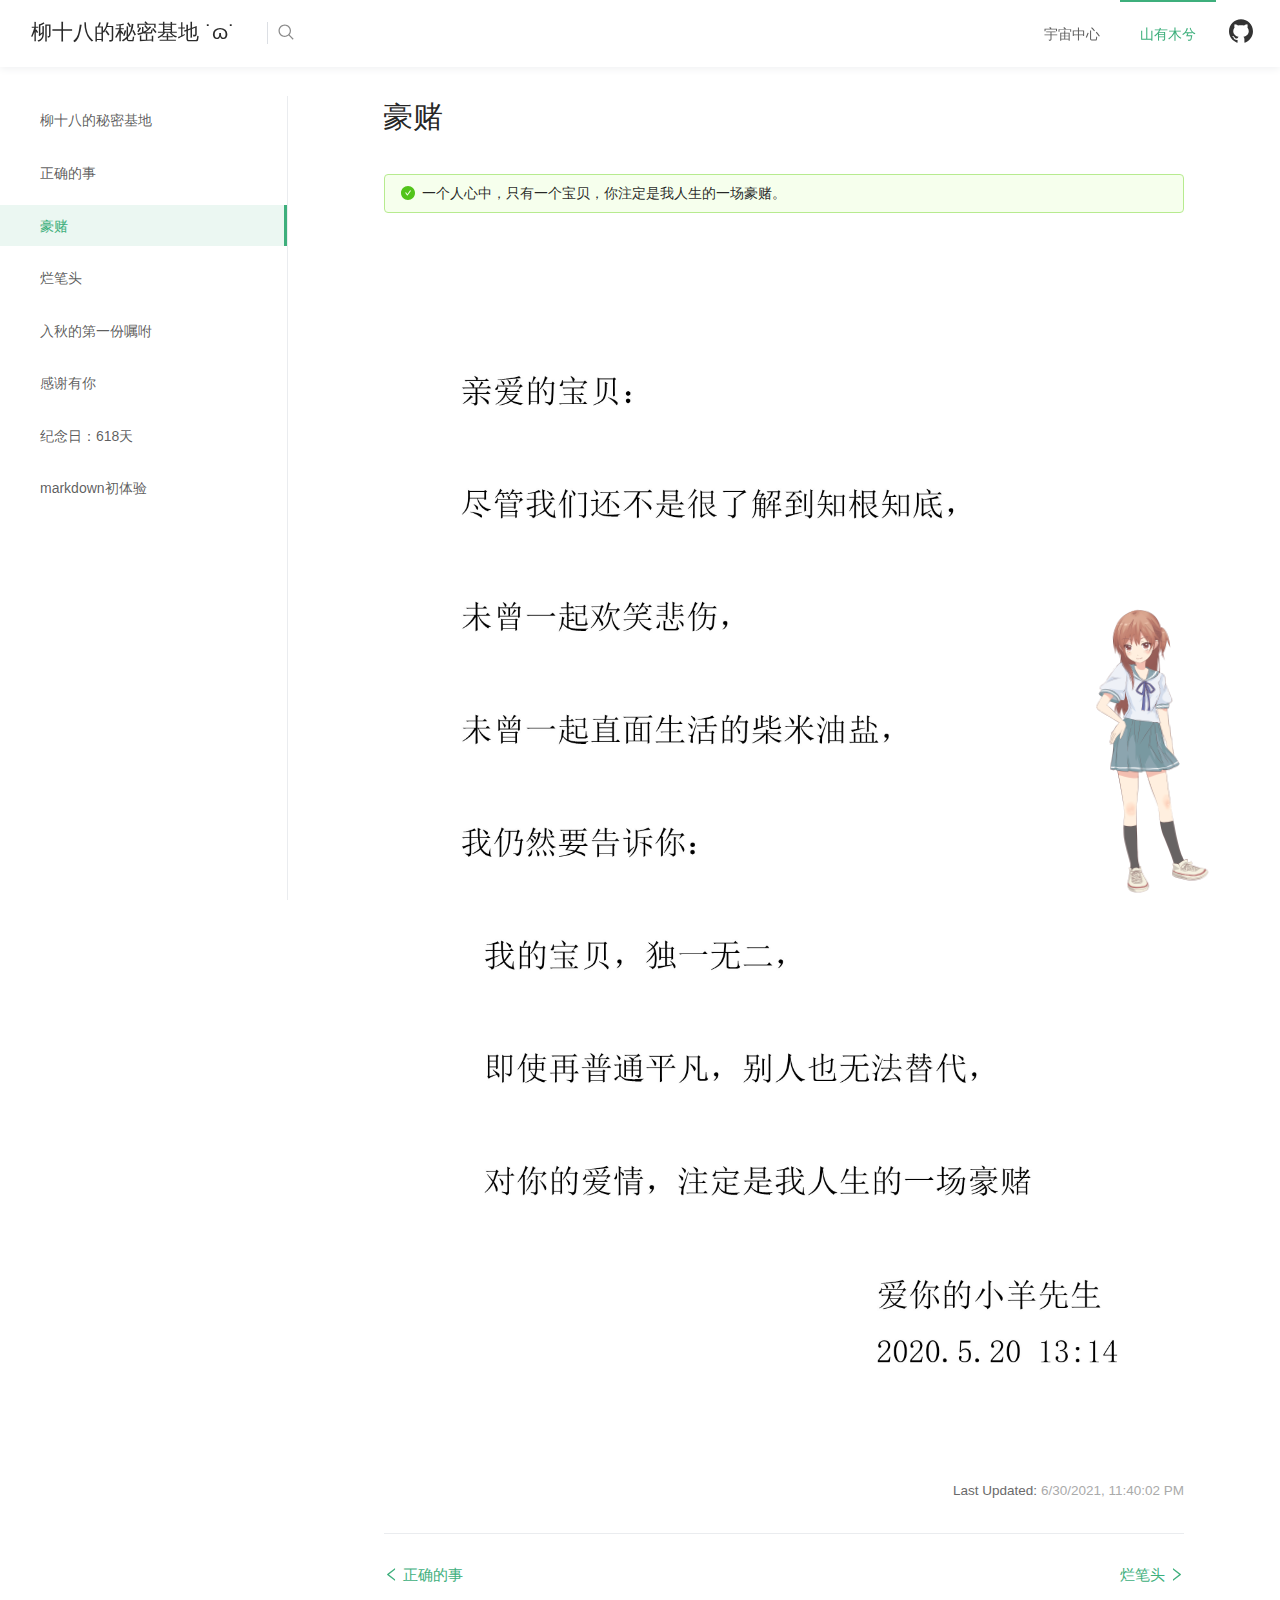
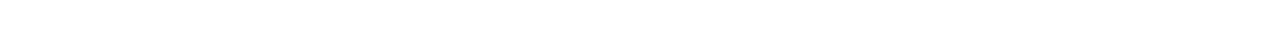
<file: category/2020-05-20.html>
<!DOCTYPE html>
<html lang="en-US">
  <head>
    <meta charset="utf-8">
    <meta name="viewport" content="width=device-width, user-scalable=no, initial-scale=1.0, maximum-scale=1.0, minimum-scale=1.0">
    <title>豪赌 | 柳十八的秘密基地 ˙ɷ˙</title>
    <meta name="description" content="">
    <meta name="generator" content="VuePress 1.6.0">
    <link rel="icon" href="/assets/logo.png">
    <meta name="description" content="She never grew up, but she never stop growing ...">
    <link rel="preload" href="/assets/css/0.styles.5024a652.css" as="style"><link rel="preload" href="/assets/js/app.e85312a7.js" as="script"><link rel="preload" href="/assets/js/2.1efa2923.js" as="script"><link rel="preload" href="/assets/js/5.a45f2295.js" as="script"><link rel="prefetch" href="/assets/js/10.5c9621e9.js"><link rel="prefetch" href="/assets/js/11.a9649d01.js"><link rel="prefetch" href="/assets/js/12.53141b01.js"><link rel="prefetch" href="/assets/js/13.28003c90.js"><link rel="prefetch" href="/assets/js/14.0d9f6e28.js"><link rel="prefetch" href="/assets/js/15.aff8680e.js"><link rel="prefetch" href="/assets/js/16.7b51e635.js"><link rel="prefetch" href="/assets/js/3.117d42a6.js"><link rel="prefetch" href="/assets/js/4.0793c6d7.js"><link rel="prefetch" href="/assets/js/6.fa58a256.js"><link rel="prefetch" href="/assets/js/7.4bcd258c.js"><link rel="prefetch" href="/assets/js/8.d6524c3c.js"><link rel="prefetch" href="/assets/js/9.c0164544.js">
    <link rel="stylesheet" href="/assets/css/0.styles.5024a652.css">
  </head>
  <body>
    <div id="app" data-server-rendered="true"><div class="theme-container"><header class="navbar"><div class="ant-row"><div class="sidebar-button"><i aria-label="icon: bars" class="anticon anticon-bars"><svg viewBox="0 0 1024 1024" focusable="false" data-icon="bars" width="1em" height="1em" fill="currentColor" aria-hidden="true"><path d="M912 192H328c-4.4 0-8 3.6-8 8v56c0 4.4 3.6 8 8 8h584c4.4 0 8-3.6 8-8v-56c0-4.4-3.6-8-8-8zm0 284H328c-4.4 0-8 3.6-8 8v56c0 4.4 3.6 8 8 8h584c4.4 0 8-3.6 8-8v-56c0-4.4-3.6-8-8-8zm0 284H328c-4.4 0-8 3.6-8 8v56c0 4.4 3.6 8 8 8h584c4.4 0 8-3.6 8-8v-56c0-4.4-3.6-8-8-8zM104 228a56 56 0 1 0 112 0 56 56 0 1 0-112 0zm0 284a56 56 0 1 0 112 0 56 56 0 1 0-112 0zm0 284a56 56 0 1 0 112 0 56 56 0 1 0-112 0z"></path></svg></i> <span></span></div> <div class="ant-col ant-col-xs-24 ant-col-sm-24 ant-col-md-6 ant-col-lg-5 ant-col-xl-5 ant-col-xxl-4"><a href="/" class="router-link-active no-logo home-link"><!----> <span class="site-name">柳十八的秘密基地 ˙ɷ˙</span></a> <div class="search-box mobile-search"><input aria-label="Search" autocomplete="off" spellcheck="false" value=""> <!----></div></div> <div class="ant-col ant-col-xs-0 ant-col-sm-0 ant-col-md-18 ant-col-lg-19 ant-col-xl-19 ant-col-xxl-20"><div class="search-box"><input aria-label="Search" autocomplete="off" spellcheck="false" value=""> <!----></div> <nav class="nav-links can-hide"><ul role="menu" id="nav" class="ant-menu ant-menu-horizontal ant-menu-root ant-menu-light"><li role="menuitem" class="ant-menu-submenu ant-menu-submenu-horizontal ant-menu-overflowed-submenu" style="display:none;"><div aria-haspopup="true" class="ant-menu-submenu-title"><span>···</span><i class="ant-menu-submenu-arrow"></i></div></li><li role="menuitem" class="ant-menu-item"><a href="/" class="router-link-active">
          宇宙中心
        </a></li><li role="menuitem" class="ant-menu-submenu ant-menu-submenu-horizontal ant-menu-overflowed-submenu" style="display:none;"><div aria-haspopup="true" class="ant-menu-submenu-title"><span>···</span><i class="ant-menu-submenu-arrow"></i></div></li><li role="menuitem" class="ant-menu-item ant-menu-item-selected"><a href="/category/" class="router-link-active">
          山有木兮
        </a></li><li role="menuitem" class="ant-menu-submenu ant-menu-submenu-horizontal ant-menu-overflowed-submenu" style="visibility:hidden;position:absolute;"><div aria-haspopup="true" class="ant-menu-submenu-title"><span>···</span><i class="ant-menu-submenu-arrow"></i></div></li></ul> <a href="https://github.com/fieedom/fieedom.github.io" target="_blank" rel="noopener noreferrer" class="repo-link"><i aria-label="icon: github" class="anticon anticon-github"><svg viewBox="64 64 896 896" focusable="false" data-icon="github" width="1em" height="1em" fill="currentColor" aria-hidden="true"><path d="M511.6 76.3C264.3 76.2 64 276.4 64 523.5 64 718.9 189.3 885 363.8 946c23.5 5.9 19.9-10.8 19.9-22.2v-77.5c-135.7 15.9-141.2-73.9-150.3-88.9C215 726 171.5 718 184.5 703c30.9-15.9 62.4 4 98.9 57.9 26.4 39.1 77.9 32.5 104 26 5.7-23.5 17.9-44.5 34.7-60.8-140.6-25.2-199.2-111-199.2-213 0-49.5 16.3-95 48.3-131.7-20.4-60.5 1.9-112.3 4.9-120 58.1-5.2 118.5 41.6 123.2 45.3 33-8.9 70.7-13.6 112.9-13.6 42.4 0 80.2 4.9 113.5 13.9 11.3-8.6 67.3-48.8 121.3-43.9 2.9 7.7 24.7 58.3 5.5 118 32.4 36.8 48.9 82.7 48.9 132.3 0 102.2-59 188.1-200 212.9a127.5 127.5 0 0 1 38.1 91v112.5c.8 9 0 17.9 15 17.9 177.1-59.7 304.6-227 304.6-424.1 0-247.2-200.4-447.3-447.5-447.3z"></path></svg></i></a></nav></div></div> <!----></header> <aside class="sidebar"><!----> <ul class="sidebar-links"><li><a href="/category/" aria-current="page" title="柳十八的秘密基地" class="sidebar-link">柳十八的秘密基地</a></li><li><a href="/category/2020-05-13.html" title="正确的事" class="sidebar-link">正确的事</a></li><li><a href="/category/2020-05-20.html" aria-current="page" title="豪赌" class="active sidebar-link">豪赌</a></li><li><a href="/category/note.html" title="烂笔头" class="sidebar-link">烂笔头</a></li><li><a href="/category/2020-10-29.html" title="入秋的第一份嘱咐" class="sidebar-link">入秋的第一份嘱咐</a></li><li><a href="/category/2020-11-26.html" title="感谢有你" class="sidebar-link">感谢有你</a></li><li><a href="/category/2020-12-10.html" title="纪念日：618天" class="sidebar-link">纪念日：618天</a></li><li><a href="/category/2021-06-24.html" title="markdown初体验" class="sidebar-link">markdown初体验</a></li></ul></aside> <main class="page"> <div class="theme-antdocs-content content__default"><h1 id="豪赌"><a href="#豪赌" class="header-anchor">#</a> 豪赌</h1> <br> <div data-show="true" class="ant-alert ant-alert-success"><i aria-label="icon: check-circle" class="anticon anticon-check-circle ant-alert-icon"><svg viewBox="64 64 896 896" focusable="false" data-icon="check-circle" width="1em" height="1em" fill="currentColor" aria-hidden="true"><path d="M512 64C264.6 64 64 264.6 64 512s200.6 448 448 448 448-200.6 448-448S759.4 64 512 64zm193.5 301.7l-210.6 292a31.8 31.8 0 0 1-51.7 0L318.5 484.9c-3.8-5.3 0-12.7 6.5-12.7h46.9c10.2 0 19.9 4.9 25.9 13.3l71.2 98.8 157.2-218c6-8.3 15.6-13.3 25.9-13.3H699c6.5 0 10.3 7.4 6.5 12.7z"></path></svg></i><span class="ant-alert-message">一个人心中，只有一个宝贝，你注定是我人生的一场豪赌。</span><span class="ant-alert-description"></span></div> <br> <iframe frameborder="no" border="0" marginwidth="0" marginheight="0" width="330" height="86" src="//music.163.com/outchain/player?type=2&amp;id=1372796676&amp;auto=1&amp;height=66"></iframe> <p><img src="/assets/img/2020-05-20.f01a1fb8.jpg" alt="An image"></p></div> <footer class="page-edit"><!----> <div class="last-updated"><span class="prefix">Last Updated:</span> <span class="time">6/30/2021, 11:40:02 PM</span></div></footer> <div class="page-nav"><p class="inner"><span class="prev"><a href="/category/2020-05-13.html" class="prev"><i aria-label="icon: left" class="anticon anticon-left"><svg viewBox="64 64 896 896" focusable="false" data-icon="left" width="1em" height="1em" fill="currentColor" aria-hidden="true"><path d="M724 218.3V141c0-6.7-7.7-10.4-12.9-6.3L260.3 486.8a31.86 31.86 0 0 0 0 50.3l450.8 352.1c5.3 4.1 12.9.4 12.9-6.3v-77.3c0-4.9-2.3-9.6-6.1-12.6l-360-281 360-281.1c3.8-3 6.1-7.7 6.1-12.6z"></path></svg></i>
        正确的事
      </a></span> <span class="next"><a href="/category/note.html">
        烂笔头
        <i aria-label="icon: right" class="anticon anticon-right"><svg viewBox="64 64 896 896" focusable="false" data-icon="right" width="1em" height="1em" fill="currentColor" aria-hidden="true"><path d="M765.7 486.8L314.9 134.7A7.97 7.97 0 0 0 302 141v77.3c0 4.9 2.3 9.6 6.1 12.6l360 281.1-360 281.1c-3.9 3-6.1 7.7-6.1 12.6V883c0 6.7 7.7 10.4 12.9 6.3l450.8-352.1a31.96 31.96 0 0 0 0-50.4z"></path></svg></i></a></span></p></div> </main> <!----></div><div class="global-ui"><div id="live2d-widget" class="live2d-widget-container" style="position:fixed;right:65px;bottom:0px;width:135px;height:300px;z-index:99999;opacity:0.8;pointer-events:none;"><canvas id="live2d_canvas" width="135" height="300" class="live2d_canvas" style="position:absolute;left:0px;top:0px;width:135px;height:300px;"></canvas></div></div></div>
    <script src="/assets/js/app.e85312a7.js" defer></script><script src="/assets/js/2.1efa2923.js" defer></script><script src="/assets/js/5.a45f2295.js" defer></script>
  </body>
</html>
</file>
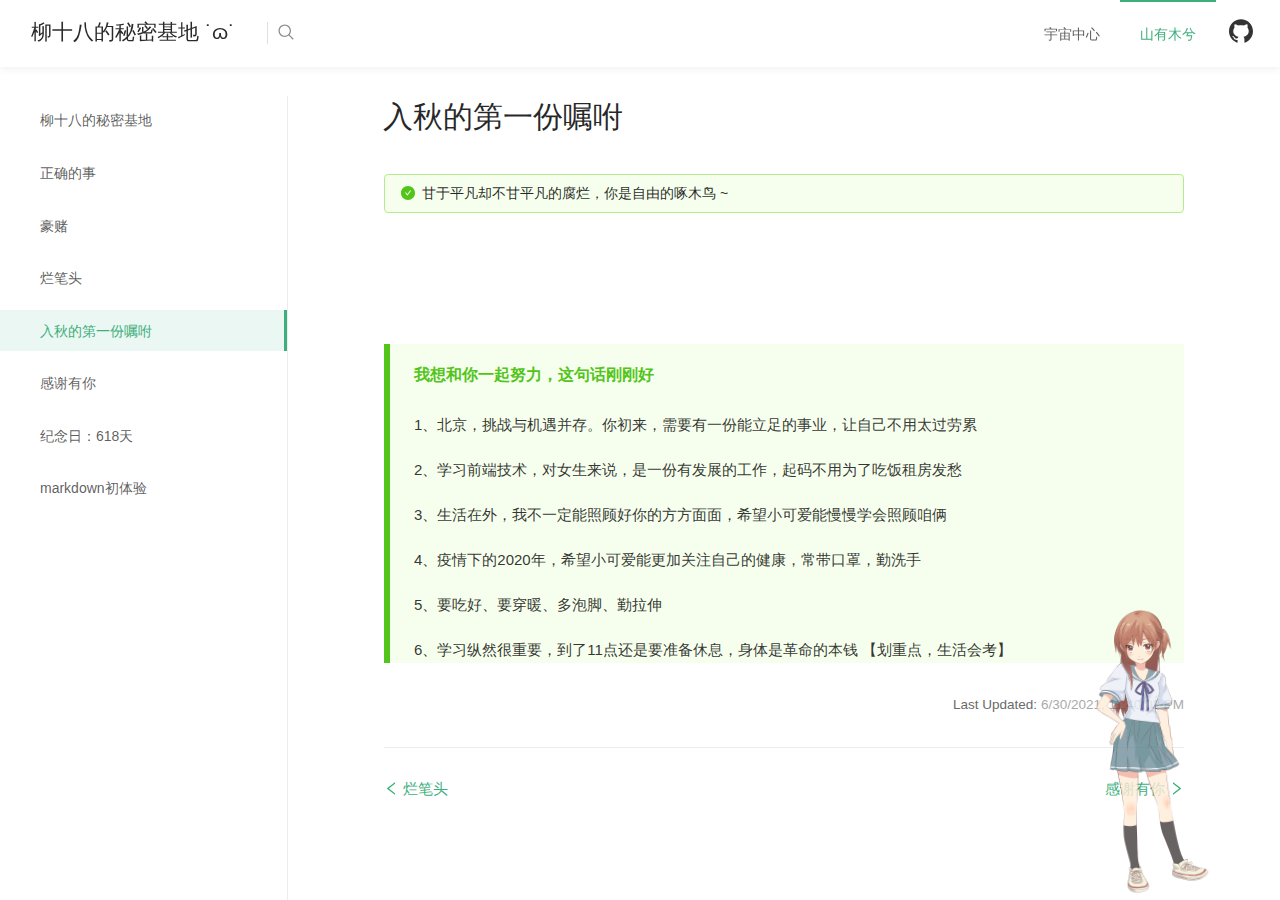
<file: category/2020-10-29.html>
<!DOCTYPE html>
<html lang="en-US">
  <head>
    <meta charset="utf-8">
    <meta name="viewport" content="width=device-width, user-scalable=no, initial-scale=1.0, maximum-scale=1.0, minimum-scale=1.0">
    <title>入秋的第一份嘱咐 | 柳十八的秘密基地 ˙ɷ˙</title>
    <meta name="description" content="">
    <meta name="generator" content="VuePress 1.6.0">
    <link rel="icon" href="/assets/logo.png">
    <meta name="description" content="She never grew up, but she never stop growing ...">
    <link rel="preload" href="/assets/css/0.styles.5024a652.css" as="style"><link rel="preload" href="/assets/js/app.e85312a7.js" as="script"><link rel="preload" href="/assets/js/2.1efa2923.js" as="script"><link rel="preload" href="/assets/js/8.d6524c3c.js" as="script"><link rel="prefetch" href="/assets/js/10.5c9621e9.js"><link rel="prefetch" href="/assets/js/11.a9649d01.js"><link rel="prefetch" href="/assets/js/12.53141b01.js"><link rel="prefetch" href="/assets/js/13.28003c90.js"><link rel="prefetch" href="/assets/js/14.0d9f6e28.js"><link rel="prefetch" href="/assets/js/15.aff8680e.js"><link rel="prefetch" href="/assets/js/16.7b51e635.js"><link rel="prefetch" href="/assets/js/3.117d42a6.js"><link rel="prefetch" href="/assets/js/4.0793c6d7.js"><link rel="prefetch" href="/assets/js/5.a45f2295.js"><link rel="prefetch" href="/assets/js/6.fa58a256.js"><link rel="prefetch" href="/assets/js/7.4bcd258c.js"><link rel="prefetch" href="/assets/js/9.c0164544.js">
    <link rel="stylesheet" href="/assets/css/0.styles.5024a652.css">
  </head>
  <body>
    <div id="app" data-server-rendered="true"><div class="theme-container"><header class="navbar"><div class="ant-row"><div class="sidebar-button"><i aria-label="icon: bars" class="anticon anticon-bars"><svg viewBox="0 0 1024 1024" focusable="false" data-icon="bars" width="1em" height="1em" fill="currentColor" aria-hidden="true"><path d="M912 192H328c-4.4 0-8 3.6-8 8v56c0 4.4 3.6 8 8 8h584c4.4 0 8-3.6 8-8v-56c0-4.4-3.6-8-8-8zm0 284H328c-4.4 0-8 3.6-8 8v56c0 4.4 3.6 8 8 8h584c4.4 0 8-3.6 8-8v-56c0-4.4-3.6-8-8-8zm0 284H328c-4.4 0-8 3.6-8 8v56c0 4.4 3.6 8 8 8h584c4.4 0 8-3.6 8-8v-56c0-4.4-3.6-8-8-8zM104 228a56 56 0 1 0 112 0 56 56 0 1 0-112 0zm0 284a56 56 0 1 0 112 0 56 56 0 1 0-112 0zm0 284a56 56 0 1 0 112 0 56 56 0 1 0-112 0z"></path></svg></i> <span></span></div> <div class="ant-col ant-col-xs-24 ant-col-sm-24 ant-col-md-6 ant-col-lg-5 ant-col-xl-5 ant-col-xxl-4"><a href="/" class="router-link-active no-logo home-link"><!----> <span class="site-name">柳十八的秘密基地 ˙ɷ˙</span></a> <div class="search-box mobile-search"><input aria-label="Search" autocomplete="off" spellcheck="false" value=""> <!----></div></div> <div class="ant-col ant-col-xs-0 ant-col-sm-0 ant-col-md-18 ant-col-lg-19 ant-col-xl-19 ant-col-xxl-20"><div class="search-box"><input aria-label="Search" autocomplete="off" spellcheck="false" value=""> <!----></div> <nav class="nav-links can-hide"><ul role="menu" id="nav" class="ant-menu ant-menu-horizontal ant-menu-root ant-menu-light"><li role="menuitem" class="ant-menu-submenu ant-menu-submenu-horizontal ant-menu-overflowed-submenu" style="display:none;"><div aria-haspopup="true" class="ant-menu-submenu-title"><span>···</span><i class="ant-menu-submenu-arrow"></i></div></li><li role="menuitem" class="ant-menu-item"><a href="/" class="router-link-active">
          宇宙中心
        </a></li><li role="menuitem" class="ant-menu-submenu ant-menu-submenu-horizontal ant-menu-overflowed-submenu" style="display:none;"><div aria-haspopup="true" class="ant-menu-submenu-title"><span>···</span><i class="ant-menu-submenu-arrow"></i></div></li><li role="menuitem" class="ant-menu-item ant-menu-item-selected"><a href="/category/" class="router-link-active">
          山有木兮
        </a></li><li role="menuitem" class="ant-menu-submenu ant-menu-submenu-horizontal ant-menu-overflowed-submenu" style="visibility:hidden;position:absolute;"><div aria-haspopup="true" class="ant-menu-submenu-title"><span>···</span><i class="ant-menu-submenu-arrow"></i></div></li></ul> <a href="https://github.com/fieedom/fieedom.github.io" target="_blank" rel="noopener noreferrer" class="repo-link"><i aria-label="icon: github" class="anticon anticon-github"><svg viewBox="64 64 896 896" focusable="false" data-icon="github" width="1em" height="1em" fill="currentColor" aria-hidden="true"><path d="M511.6 76.3C264.3 76.2 64 276.4 64 523.5 64 718.9 189.3 885 363.8 946c23.5 5.9 19.9-10.8 19.9-22.2v-77.5c-135.7 15.9-141.2-73.9-150.3-88.9C215 726 171.5 718 184.5 703c30.9-15.9 62.4 4 98.9 57.9 26.4 39.1 77.9 32.5 104 26 5.7-23.5 17.9-44.5 34.7-60.8-140.6-25.2-199.2-111-199.2-213 0-49.5 16.3-95 48.3-131.7-20.4-60.5 1.9-112.3 4.9-120 58.1-5.2 118.5 41.6 123.2 45.3 33-8.9 70.7-13.6 112.9-13.6 42.4 0 80.2 4.9 113.5 13.9 11.3-8.6 67.3-48.8 121.3-43.9 2.9 7.7 24.7 58.3 5.5 118 32.4 36.8 48.9 82.7 48.9 132.3 0 102.2-59 188.1-200 212.9a127.5 127.5 0 0 1 38.1 91v112.5c.8 9 0 17.9 15 17.9 177.1-59.7 304.6-227 304.6-424.1 0-247.2-200.4-447.3-447.5-447.3z"></path></svg></i></a></nav></div></div> <!----></header> <aside class="sidebar"><!----> <ul class="sidebar-links"><li><a href="/category/" aria-current="page" title="柳十八的秘密基地" class="sidebar-link">柳十八的秘密基地</a></li><li><a href="/category/2020-05-13.html" title="正确的事" class="sidebar-link">正确的事</a></li><li><a href="/category/2020-05-20.html" title="豪赌" class="sidebar-link">豪赌</a></li><li><a href="/category/note.html" title="烂笔头" class="sidebar-link">烂笔头</a></li><li><a href="/category/2020-10-29.html" aria-current="page" title="入秋的第一份嘱咐" class="active sidebar-link">入秋的第一份嘱咐</a></li><li><a href="/category/2020-11-26.html" title="感谢有你" class="sidebar-link">感谢有你</a></li><li><a href="/category/2020-12-10.html" title="纪念日：618天" class="sidebar-link">纪念日：618天</a></li><li><a href="/category/2021-06-24.html" title="markdown初体验" class="sidebar-link">markdown初体验</a></li></ul></aside> <main class="page"> <div class="theme-antdocs-content content__default"><h1 id="入秋的第一份嘱咐"><a href="#入秋的第一份嘱咐" class="header-anchor">#</a> 入秋的第一份嘱咐</h1> <br> <div data-show="true" class="ant-alert ant-alert-success"><i aria-label="icon: check-circle" class="anticon anticon-check-circle ant-alert-icon"><svg viewBox="64 64 896 896" focusable="false" data-icon="check-circle" width="1em" height="1em" fill="currentColor" aria-hidden="true"><path d="M512 64C264.6 64 64 264.6 64 512s200.6 448 448 448 448-200.6 448-448S759.4 64 512 64zm193.5 301.7l-210.6 292a31.8 31.8 0 0 1-51.7 0L318.5 484.9c-3.8-5.3 0-12.7 6.5-12.7h46.9c10.2 0 19.9 4.9 25.9 13.3l71.2 98.8 157.2-218c6-8.3 15.6-13.3 25.9-13.3H699c6.5 0 10.3 7.4 6.5 12.7z"></path></svg></i><span class="ant-alert-message">甘于平凡却不甘平凡的腐烂，你是自由的啄木鸟 ~</span><span class="ant-alert-description"></span></div> <br> <iframe frameborder="no" border="0" marginwidth="0" marginheight="0" width="330" height="86" src="//music.163.com/outchain/player?type=2&amp;id=447925059&amp;auto=1&amp;height=66"></iframe> <div class="custom-block tip"><p class="custom-block-title">我想和你一起努力，这句话刚刚好</p> <br>
1、北京，挑战与机遇并存。你初来，需要有一份能立足的事业，让自己不用太过劳累<br><br>  
2、学习前端技术，对女生来说，是一份有发展的工作，起码不用为了吃饭租房发愁<br><br>  
3、生活在外，我不一定能照顾好你的方方面面，希望小可爱能慢慢学会照顾咱俩<br><br>  
4、疫情下的2020年，希望小可爱能更加关注自己的健康，常带口罩，勤洗手<br><br>  
5、要吃好、要穿暖、多泡脚、勤拉伸<br><br>
6、学习纵然很重要，到了11点还是要准备休息，身体是革命的本钱 【划重点，生活会考】
</div></div> <footer class="page-edit"><!----> <div class="last-updated"><span class="prefix">Last Updated:</span> <span class="time">6/30/2021, 11:40:02 PM</span></div></footer> <div class="page-nav"><p class="inner"><span class="prev"><a href="/category/note.html" class="prev"><i aria-label="icon: left" class="anticon anticon-left"><svg viewBox="64 64 896 896" focusable="false" data-icon="left" width="1em" height="1em" fill="currentColor" aria-hidden="true"><path d="M724 218.3V141c0-6.7-7.7-10.4-12.9-6.3L260.3 486.8a31.86 31.86 0 0 0 0 50.3l450.8 352.1c5.3 4.1 12.9.4 12.9-6.3v-77.3c0-4.9-2.3-9.6-6.1-12.6l-360-281 360-281.1c3.8-3 6.1-7.7 6.1-12.6z"></path></svg></i>
        烂笔头
      </a></span> <span class="next"><a href="/category/2020-11-26.html">
        感谢有你
        <i aria-label="icon: right" class="anticon anticon-right"><svg viewBox="64 64 896 896" focusable="false" data-icon="right" width="1em" height="1em" fill="currentColor" aria-hidden="true"><path d="M765.7 486.8L314.9 134.7A7.97 7.97 0 0 0 302 141v77.3c0 4.9 2.3 9.6 6.1 12.6l360 281.1-360 281.1c-3.9 3-6.1 7.7-6.1 12.6V883c0 6.7 7.7 10.4 12.9 6.3l450.8-352.1a31.96 31.96 0 0 0 0-50.4z"></path></svg></i></a></span></p></div> </main> <!----></div><div class="global-ui"><div id="live2d-widget" class="live2d-widget-container" style="position:fixed;right:65px;bottom:0px;width:135px;height:300px;z-index:99999;opacity:0.8;pointer-events:none;"><canvas id="live2d_canvas" width="135" height="300" class="live2d_canvas" style="position:absolute;left:0px;top:0px;width:135px;height:300px;"></canvas></div></div></div>
    <script src="/assets/js/app.e85312a7.js" defer></script><script src="/assets/js/2.1efa2923.js" defer></script><script src="/assets/js/8.d6524c3c.js" defer></script>
  </body>
</html>
</file>
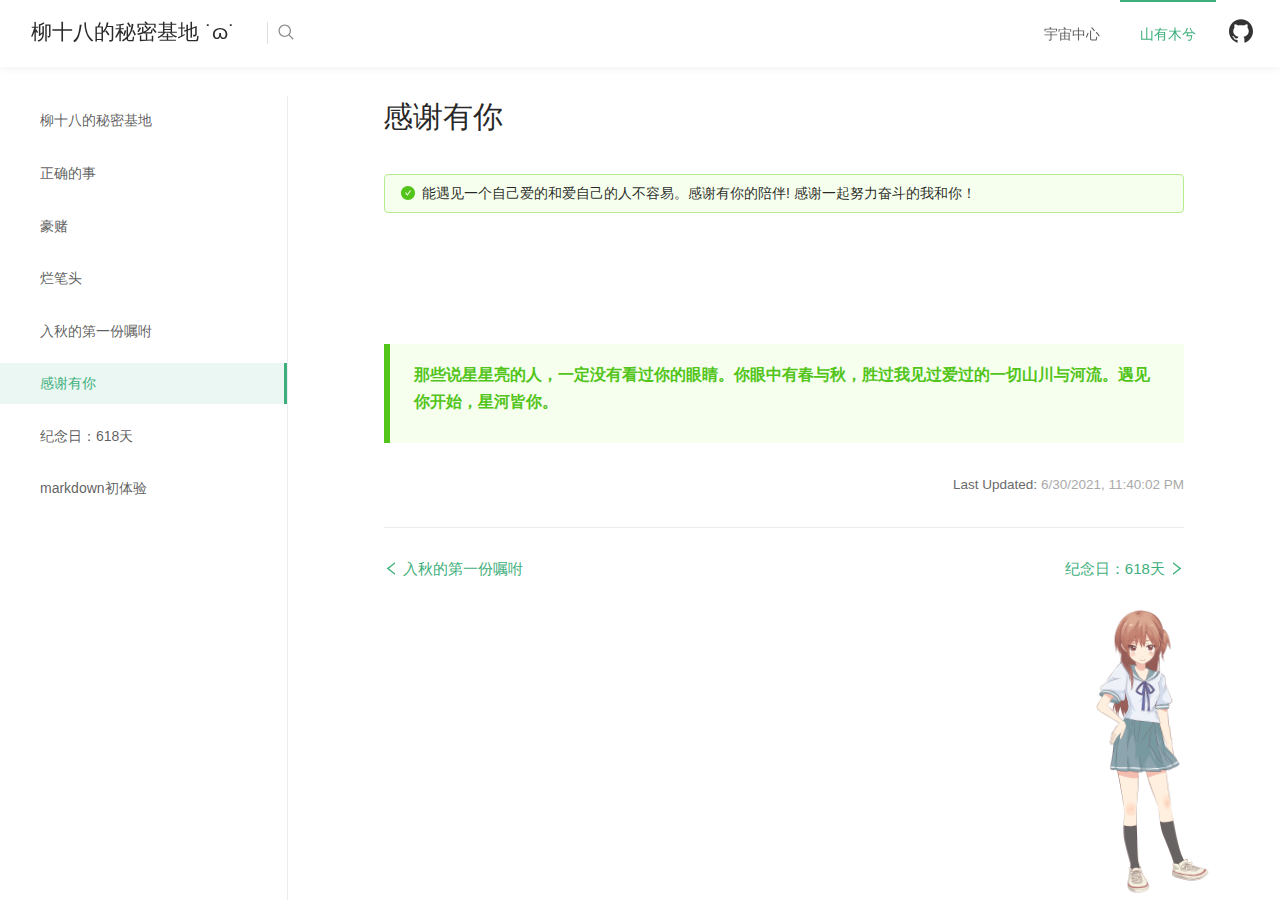
<file: category/2020-11-26.html>
<!DOCTYPE html>
<html lang="en-US">
  <head>
    <meta charset="utf-8">
    <meta name="viewport" content="width=device-width, user-scalable=no, initial-scale=1.0, maximum-scale=1.0, minimum-scale=1.0">
    <title>感谢有你 | 柳十八的秘密基地 ˙ɷ˙</title>
    <meta name="description" content="">
    <meta name="generator" content="VuePress 1.6.0">
    <link rel="icon" href="/assets/logo.png">
    <meta name="description" content="She never grew up, but she never stop growing ...">
    <link rel="preload" href="/assets/css/0.styles.5024a652.css" as="style"><link rel="preload" href="/assets/js/app.e85312a7.js" as="script"><link rel="preload" href="/assets/js/2.1efa2923.js" as="script"><link rel="preload" href="/assets/js/9.c0164544.js" as="script"><link rel="prefetch" href="/assets/js/10.5c9621e9.js"><link rel="prefetch" href="/assets/js/11.a9649d01.js"><link rel="prefetch" href="/assets/js/12.53141b01.js"><link rel="prefetch" href="/assets/js/13.28003c90.js"><link rel="prefetch" href="/assets/js/14.0d9f6e28.js"><link rel="prefetch" href="/assets/js/15.aff8680e.js"><link rel="prefetch" href="/assets/js/16.7b51e635.js"><link rel="prefetch" href="/assets/js/3.117d42a6.js"><link rel="prefetch" href="/assets/js/4.0793c6d7.js"><link rel="prefetch" href="/assets/js/5.a45f2295.js"><link rel="prefetch" href="/assets/js/6.fa58a256.js"><link rel="prefetch" href="/assets/js/7.4bcd258c.js"><link rel="prefetch" href="/assets/js/8.d6524c3c.js">
    <link rel="stylesheet" href="/assets/css/0.styles.5024a652.css">
  </head>
  <body>
    <div id="app" data-server-rendered="true"><div class="theme-container"><header class="navbar"><div class="ant-row"><div class="sidebar-button"><i aria-label="icon: bars" class="anticon anticon-bars"><svg viewBox="0 0 1024 1024" focusable="false" data-icon="bars" width="1em" height="1em" fill="currentColor" aria-hidden="true"><path d="M912 192H328c-4.4 0-8 3.6-8 8v56c0 4.4 3.6 8 8 8h584c4.4 0 8-3.6 8-8v-56c0-4.4-3.6-8-8-8zm0 284H328c-4.4 0-8 3.6-8 8v56c0 4.4 3.6 8 8 8h584c4.4 0 8-3.6 8-8v-56c0-4.4-3.6-8-8-8zm0 284H328c-4.4 0-8 3.6-8 8v56c0 4.4 3.6 8 8 8h584c4.4 0 8-3.6 8-8v-56c0-4.4-3.6-8-8-8zM104 228a56 56 0 1 0 112 0 56 56 0 1 0-112 0zm0 284a56 56 0 1 0 112 0 56 56 0 1 0-112 0zm0 284a56 56 0 1 0 112 0 56 56 0 1 0-112 0z"></path></svg></i> <span></span></div> <div class="ant-col ant-col-xs-24 ant-col-sm-24 ant-col-md-6 ant-col-lg-5 ant-col-xl-5 ant-col-xxl-4"><a href="/" class="router-link-active no-logo home-link"><!----> <span class="site-name">柳十八的秘密基地 ˙ɷ˙</span></a> <div class="search-box mobile-search"><input aria-label="Search" autocomplete="off" spellcheck="false" value=""> <!----></div></div> <div class="ant-col ant-col-xs-0 ant-col-sm-0 ant-col-md-18 ant-col-lg-19 ant-col-xl-19 ant-col-xxl-20"><div class="search-box"><input aria-label="Search" autocomplete="off" spellcheck="false" value=""> <!----></div> <nav class="nav-links can-hide"><ul role="menu" id="nav" class="ant-menu ant-menu-horizontal ant-menu-root ant-menu-light"><li role="menuitem" class="ant-menu-submenu ant-menu-submenu-horizontal ant-menu-overflowed-submenu" style="display:none;"><div aria-haspopup="true" class="ant-menu-submenu-title"><span>···</span><i class="ant-menu-submenu-arrow"></i></div></li><li role="menuitem" class="ant-menu-item"><a href="/" class="router-link-active">
          宇宙中心
        </a></li><li role="menuitem" class="ant-menu-submenu ant-menu-submenu-horizontal ant-menu-overflowed-submenu" style="display:none;"><div aria-haspopup="true" class="ant-menu-submenu-title"><span>···</span><i class="ant-menu-submenu-arrow"></i></div></li><li role="menuitem" class="ant-menu-item ant-menu-item-selected"><a href="/category/" class="router-link-active">
          山有木兮
        </a></li><li role="menuitem" class="ant-menu-submenu ant-menu-submenu-horizontal ant-menu-overflowed-submenu" style="visibility:hidden;position:absolute;"><div aria-haspopup="true" class="ant-menu-submenu-title"><span>···</span><i class="ant-menu-submenu-arrow"></i></div></li></ul> <a href="https://github.com/fieedom/fieedom.github.io" target="_blank" rel="noopener noreferrer" class="repo-link"><i aria-label="icon: github" class="anticon anticon-github"><svg viewBox="64 64 896 896" focusable="false" data-icon="github" width="1em" height="1em" fill="currentColor" aria-hidden="true"><path d="M511.6 76.3C264.3 76.2 64 276.4 64 523.5 64 718.9 189.3 885 363.8 946c23.5 5.9 19.9-10.8 19.9-22.2v-77.5c-135.7 15.9-141.2-73.9-150.3-88.9C215 726 171.5 718 184.5 703c30.9-15.9 62.4 4 98.9 57.9 26.4 39.1 77.9 32.5 104 26 5.7-23.5 17.9-44.5 34.7-60.8-140.6-25.2-199.2-111-199.2-213 0-49.5 16.3-95 48.3-131.7-20.4-60.5 1.9-112.3 4.9-120 58.1-5.2 118.5 41.6 123.2 45.3 33-8.9 70.7-13.6 112.9-13.6 42.4 0 80.2 4.9 113.5 13.9 11.3-8.6 67.3-48.8 121.3-43.9 2.9 7.7 24.7 58.3 5.5 118 32.4 36.8 48.9 82.7 48.9 132.3 0 102.2-59 188.1-200 212.9a127.5 127.5 0 0 1 38.1 91v112.5c.8 9 0 17.9 15 17.9 177.1-59.7 304.6-227 304.6-424.1 0-247.2-200.4-447.3-447.5-447.3z"></path></svg></i></a></nav></div></div> <!----></header> <aside class="sidebar"><!----> <ul class="sidebar-links"><li><a href="/category/" aria-current="page" title="柳十八的秘密基地" class="sidebar-link">柳十八的秘密基地</a></li><li><a href="/category/2020-05-13.html" title="正确的事" class="sidebar-link">正确的事</a></li><li><a href="/category/2020-05-20.html" title="豪赌" class="sidebar-link">豪赌</a></li><li><a href="/category/note.html" title="烂笔头" class="sidebar-link">烂笔头</a></li><li><a href="/category/2020-10-29.html" title="入秋的第一份嘱咐" class="sidebar-link">入秋的第一份嘱咐</a></li><li><a href="/category/2020-11-26.html" aria-current="page" title="感谢有你" class="active sidebar-link">感谢有你</a></li><li><a href="/category/2020-12-10.html" title="纪念日：618天" class="sidebar-link">纪念日：618天</a></li><li><a href="/category/2021-06-24.html" title="markdown初体验" class="sidebar-link">markdown初体验</a></li></ul></aside> <main class="page"> <div class="theme-antdocs-content content__default"><h1 id="感谢有你"><a href="#感谢有你" class="header-anchor">#</a> 感谢有你</h1> <br> <div data-show="true" class="ant-alert ant-alert-success"><i aria-label="icon: check-circle" class="anticon anticon-check-circle ant-alert-icon"><svg viewBox="64 64 896 896" focusable="false" data-icon="check-circle" width="1em" height="1em" fill="currentColor" aria-hidden="true"><path d="M512 64C264.6 64 64 264.6 64 512s200.6 448 448 448 448-200.6 448-448S759.4 64 512 64zm193.5 301.7l-210.6 292a31.8 31.8 0 0 1-51.7 0L318.5 484.9c-3.8-5.3 0-12.7 6.5-12.7h46.9c10.2 0 19.9 4.9 25.9 13.3l71.2 98.8 157.2-218c6-8.3 15.6-13.3 25.9-13.3H699c6.5 0 10.3 7.4 6.5 12.7z"></path></svg></i><span class="ant-alert-message">能遇见一个自己爱的和爱自己的人不容易。感谢有你的陪伴! 感谢一起努力奋斗的我和你！</span><span class="ant-alert-description"></span></div> <br> <iframe frameborder="no" border="0" marginwidth="0" marginheight="0" width="330" height="86" src="//music.163.com/outchain/player?type=2&amp;id=326738&amp;auto=1&amp;height=66"></iframe> <div class="custom-block tip"><p class="custom-block-title">那些说星星亮的人，一定没有看过你的眼睛。你眼中有春与秋，胜过我见过爱过的一切山川与河流。遇见你开始，星河皆你。</p> <br></div></div> <footer class="page-edit"><!----> <div class="last-updated"><span class="prefix">Last Updated:</span> <span class="time">6/30/2021, 11:40:02 PM</span></div></footer> <div class="page-nav"><p class="inner"><span class="prev"><a href="/category/2020-10-29.html" class="prev"><i aria-label="icon: left" class="anticon anticon-left"><svg viewBox="64 64 896 896" focusable="false" data-icon="left" width="1em" height="1em" fill="currentColor" aria-hidden="true"><path d="M724 218.3V141c0-6.7-7.7-10.4-12.9-6.3L260.3 486.8a31.86 31.86 0 0 0 0 50.3l450.8 352.1c5.3 4.1 12.9.4 12.9-6.3v-77.3c0-4.9-2.3-9.6-6.1-12.6l-360-281 360-281.1c3.8-3 6.1-7.7 6.1-12.6z"></path></svg></i>
        入秋的第一份嘱咐
      </a></span> <span class="next"><a href="/category/2020-12-10.html">
        纪念日：618天
        <i aria-label="icon: right" class="anticon anticon-right"><svg viewBox="64 64 896 896" focusable="false" data-icon="right" width="1em" height="1em" fill="currentColor" aria-hidden="true"><path d="M765.7 486.8L314.9 134.7A7.97 7.97 0 0 0 302 141v77.3c0 4.9 2.3 9.6 6.1 12.6l360 281.1-360 281.1c-3.9 3-6.1 7.7-6.1 12.6V883c0 6.7 7.7 10.4 12.9 6.3l450.8-352.1a31.96 31.96 0 0 0 0-50.4z"></path></svg></i></a></span></p></div> </main> <!----></div><div class="global-ui"><div id="live2d-widget" class="live2d-widget-container" style="position:fixed;right:65px;bottom:0px;width:135px;height:300px;z-index:99999;opacity:0.8;pointer-events:none;"><canvas id="live2d_canvas" width="135" height="300" class="live2d_canvas" style="position:absolute;left:0px;top:0px;width:135px;height:300px;"></canvas></div></div></div>
    <script src="/assets/js/app.e85312a7.js" defer></script><script src="/assets/js/2.1efa2923.js" defer></script><script src="/assets/js/9.c0164544.js" defer></script>
  </body>
</html>
</file>
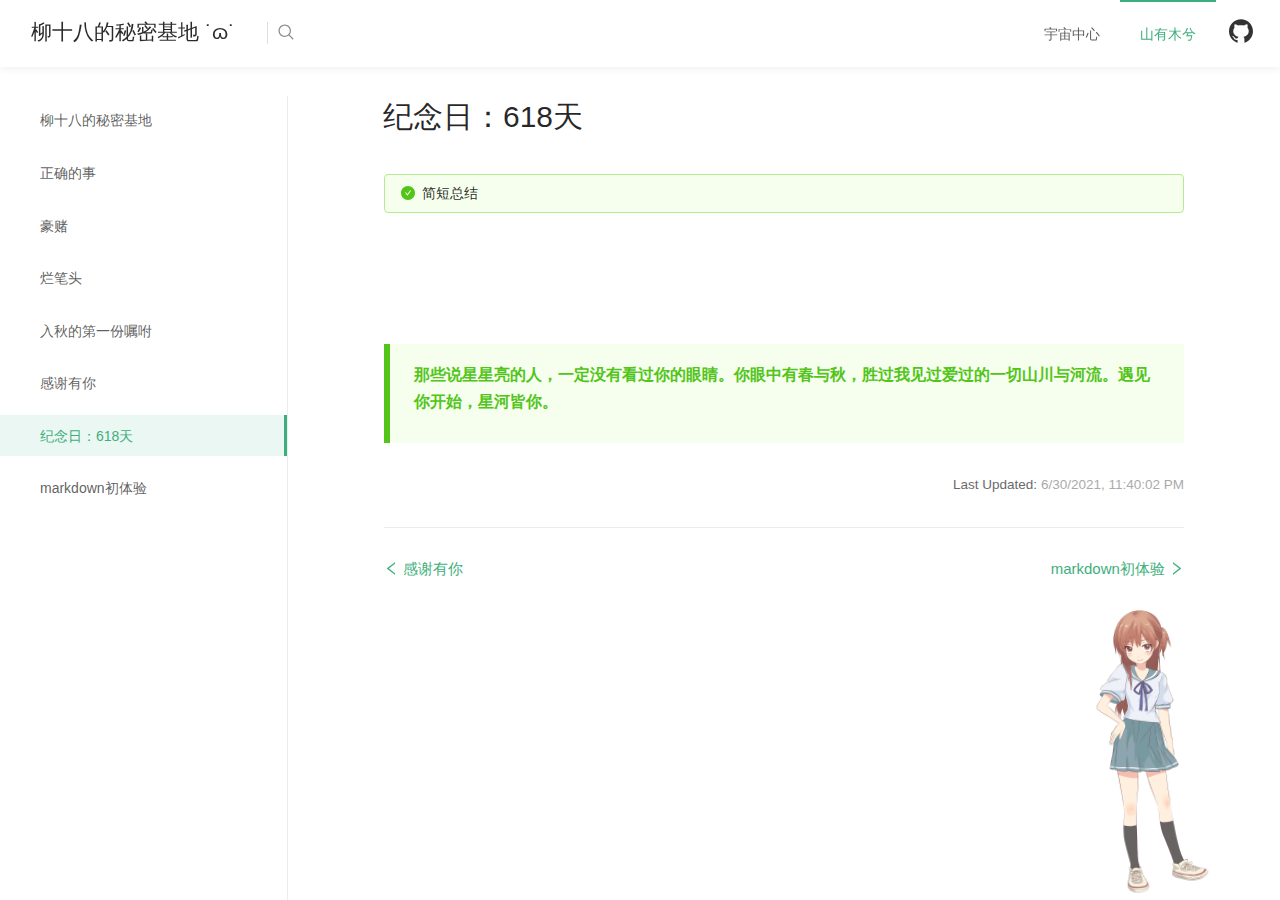
<file: category/2020-12-10.html>
<!DOCTYPE html>
<html lang="en-US">
  <head>
    <meta charset="utf-8">
    <meta name="viewport" content="width=device-width, user-scalable=no, initial-scale=1.0, maximum-scale=1.0, minimum-scale=1.0">
    <title>纪念日：618天 | 柳十八的秘密基地 ˙ɷ˙</title>
    <meta name="description" content="">
    <meta name="generator" content="VuePress 1.6.0">
    <link rel="icon" href="/assets/logo.png">
    <meta name="description" content="She never grew up, but she never stop growing ...">
    <link rel="preload" href="/assets/css/0.styles.5024a652.css" as="style"><link rel="preload" href="/assets/js/app.e85312a7.js" as="script"><link rel="preload" href="/assets/js/2.1efa2923.js" as="script"><link rel="preload" href="/assets/js/10.5c9621e9.js" as="script"><link rel="prefetch" href="/assets/js/11.a9649d01.js"><link rel="prefetch" href="/assets/js/12.53141b01.js"><link rel="prefetch" href="/assets/js/13.28003c90.js"><link rel="prefetch" href="/assets/js/14.0d9f6e28.js"><link rel="prefetch" href="/assets/js/15.aff8680e.js"><link rel="prefetch" href="/assets/js/16.7b51e635.js"><link rel="prefetch" href="/assets/js/3.117d42a6.js"><link rel="prefetch" href="/assets/js/4.0793c6d7.js"><link rel="prefetch" href="/assets/js/5.a45f2295.js"><link rel="prefetch" href="/assets/js/6.fa58a256.js"><link rel="prefetch" href="/assets/js/7.4bcd258c.js"><link rel="prefetch" href="/assets/js/8.d6524c3c.js"><link rel="prefetch" href="/assets/js/9.c0164544.js">
    <link rel="stylesheet" href="/assets/css/0.styles.5024a652.css">
  </head>
  <body>
    <div id="app" data-server-rendered="true"><div class="theme-container"><header class="navbar"><div class="ant-row"><div class="sidebar-button"><i aria-label="icon: bars" class="anticon anticon-bars"><svg viewBox="0 0 1024 1024" focusable="false" data-icon="bars" width="1em" height="1em" fill="currentColor" aria-hidden="true"><path d="M912 192H328c-4.4 0-8 3.6-8 8v56c0 4.4 3.6 8 8 8h584c4.4 0 8-3.6 8-8v-56c0-4.4-3.6-8-8-8zm0 284H328c-4.4 0-8 3.6-8 8v56c0 4.4 3.6 8 8 8h584c4.4 0 8-3.6 8-8v-56c0-4.4-3.6-8-8-8zm0 284H328c-4.4 0-8 3.6-8 8v56c0 4.4 3.6 8 8 8h584c4.4 0 8-3.6 8-8v-56c0-4.4-3.6-8-8-8zM104 228a56 56 0 1 0 112 0 56 56 0 1 0-112 0zm0 284a56 56 0 1 0 112 0 56 56 0 1 0-112 0zm0 284a56 56 0 1 0 112 0 56 56 0 1 0-112 0z"></path></svg></i> <span></span></div> <div class="ant-col ant-col-xs-24 ant-col-sm-24 ant-col-md-6 ant-col-lg-5 ant-col-xl-5 ant-col-xxl-4"><a href="/" class="router-link-active no-logo home-link"><!----> <span class="site-name">柳十八的秘密基地 ˙ɷ˙</span></a> <div class="search-box mobile-search"><input aria-label="Search" autocomplete="off" spellcheck="false" value=""> <!----></div></div> <div class="ant-col ant-col-xs-0 ant-col-sm-0 ant-col-md-18 ant-col-lg-19 ant-col-xl-19 ant-col-xxl-20"><div class="search-box"><input aria-label="Search" autocomplete="off" spellcheck="false" value=""> <!----></div> <nav class="nav-links can-hide"><ul role="menu" id="nav" class="ant-menu ant-menu-horizontal ant-menu-root ant-menu-light"><li role="menuitem" class="ant-menu-submenu ant-menu-submenu-horizontal ant-menu-overflowed-submenu" style="display:none;"><div aria-haspopup="true" class="ant-menu-submenu-title"><span>···</span><i class="ant-menu-submenu-arrow"></i></div></li><li role="menuitem" class="ant-menu-item"><a href="/" class="router-link-active">
          宇宙中心
        </a></li><li role="menuitem" class="ant-menu-submenu ant-menu-submenu-horizontal ant-menu-overflowed-submenu" style="display:none;"><div aria-haspopup="true" class="ant-menu-submenu-title"><span>···</span><i class="ant-menu-submenu-arrow"></i></div></li><li role="menuitem" class="ant-menu-item ant-menu-item-selected"><a href="/category/" class="router-link-active">
          山有木兮
        </a></li><li role="menuitem" class="ant-menu-submenu ant-menu-submenu-horizontal ant-menu-overflowed-submenu" style="visibility:hidden;position:absolute;"><div aria-haspopup="true" class="ant-menu-submenu-title"><span>···</span><i class="ant-menu-submenu-arrow"></i></div></li></ul> <a href="https://github.com/fieedom/fieedom.github.io" target="_blank" rel="noopener noreferrer" class="repo-link"><i aria-label="icon: github" class="anticon anticon-github"><svg viewBox="64 64 896 896" focusable="false" data-icon="github" width="1em" height="1em" fill="currentColor" aria-hidden="true"><path d="M511.6 76.3C264.3 76.2 64 276.4 64 523.5 64 718.9 189.3 885 363.8 946c23.5 5.9 19.9-10.8 19.9-22.2v-77.5c-135.7 15.9-141.2-73.9-150.3-88.9C215 726 171.5 718 184.5 703c30.9-15.9 62.4 4 98.9 57.9 26.4 39.1 77.9 32.5 104 26 5.7-23.5 17.9-44.5 34.7-60.8-140.6-25.2-199.2-111-199.2-213 0-49.5 16.3-95 48.3-131.7-20.4-60.5 1.9-112.3 4.9-120 58.1-5.2 118.5 41.6 123.2 45.3 33-8.9 70.7-13.6 112.9-13.6 42.4 0 80.2 4.9 113.5 13.9 11.3-8.6 67.3-48.8 121.3-43.9 2.9 7.7 24.7 58.3 5.5 118 32.4 36.8 48.9 82.7 48.9 132.3 0 102.2-59 188.1-200 212.9a127.5 127.5 0 0 1 38.1 91v112.5c.8 9 0 17.9 15 17.9 177.1-59.7 304.6-227 304.6-424.1 0-247.2-200.4-447.3-447.5-447.3z"></path></svg></i></a></nav></div></div> <!----></header> <aside class="sidebar"><!----> <ul class="sidebar-links"><li><a href="/category/" aria-current="page" title="柳十八的秘密基地" class="sidebar-link">柳十八的秘密基地</a></li><li><a href="/category/2020-05-13.html" title="正确的事" class="sidebar-link">正确的事</a></li><li><a href="/category/2020-05-20.html" title="豪赌" class="sidebar-link">豪赌</a></li><li><a href="/category/note.html" title="烂笔头" class="sidebar-link">烂笔头</a></li><li><a href="/category/2020-10-29.html" title="入秋的第一份嘱咐" class="sidebar-link">入秋的第一份嘱咐</a></li><li><a href="/category/2020-11-26.html" title="感谢有你" class="sidebar-link">感谢有你</a></li><li><a href="/category/2020-12-10.html" aria-current="page" title="纪念日：618天" class="active sidebar-link">纪念日：618天</a></li><li><a href="/category/2021-06-24.html" title="markdown初体验" class="sidebar-link">markdown初体验</a></li></ul></aside> <main class="page"> <div class="theme-antdocs-content content__default"><h1 id="纪念日-618天"><a href="#纪念日-618天" class="header-anchor">#</a> 纪念日：618天</h1> <br> <div data-show="true" class="ant-alert ant-alert-success"><i aria-label="icon: check-circle" class="anticon anticon-check-circle ant-alert-icon"><svg viewBox="64 64 896 896" focusable="false" data-icon="check-circle" width="1em" height="1em" fill="currentColor" aria-hidden="true"><path d="M512 64C264.6 64 64 264.6 64 512s200.6 448 448 448 448-200.6 448-448S759.4 64 512 64zm193.5 301.7l-210.6 292a31.8 31.8 0 0 1-51.7 0L318.5 484.9c-3.8-5.3 0-12.7 6.5-12.7h46.9c10.2 0 19.9 4.9 25.9 13.3l71.2 98.8 157.2-218c6-8.3 15.6-13.3 25.9-13.3H699c6.5 0 10.3 7.4 6.5 12.7z"></path></svg></i><span class="ant-alert-message">简短总结</span><span class="ant-alert-description"></span></div> <br> <iframe frameborder="no" border="0" marginwidth="0" marginheight="0" width="330" height="86" src="//music.163.com/outchain/player?type=2&amp;id=531295576&amp;auto=1&amp;height=66"></iframe> <div class="custom-block tip"><p class="custom-block-title">那些说星星亮的人，一定没有看过你的眼睛。你眼中有春与秋，胜过我见过爱过的一切山川与河流。遇见你开始，星河皆你。</p> <br></div></div> <footer class="page-edit"><!----> <div class="last-updated"><span class="prefix">Last Updated:</span> <span class="time">6/30/2021, 11:40:02 PM</span></div></footer> <div class="page-nav"><p class="inner"><span class="prev"><a href="/category/2020-11-26.html" class="prev"><i aria-label="icon: left" class="anticon anticon-left"><svg viewBox="64 64 896 896" focusable="false" data-icon="left" width="1em" height="1em" fill="currentColor" aria-hidden="true"><path d="M724 218.3V141c0-6.7-7.7-10.4-12.9-6.3L260.3 486.8a31.86 31.86 0 0 0 0 50.3l450.8 352.1c5.3 4.1 12.9.4 12.9-6.3v-77.3c0-4.9-2.3-9.6-6.1-12.6l-360-281 360-281.1c3.8-3 6.1-7.7 6.1-12.6z"></path></svg></i>
        感谢有你
      </a></span> <span class="next"><a href="/category/2021-06-24.html">
        markdown初体验
        <i aria-label="icon: right" class="anticon anticon-right"><svg viewBox="64 64 896 896" focusable="false" data-icon="right" width="1em" height="1em" fill="currentColor" aria-hidden="true"><path d="M765.7 486.8L314.9 134.7A7.97 7.97 0 0 0 302 141v77.3c0 4.9 2.3 9.6 6.1 12.6l360 281.1-360 281.1c-3.9 3-6.1 7.7-6.1 12.6V883c0 6.7 7.7 10.4 12.9 6.3l450.8-352.1a31.96 31.96 0 0 0 0-50.4z"></path></svg></i></a></span></p></div> </main> <!----></div><div class="global-ui"><div id="live2d-widget" class="live2d-widget-container" style="position:fixed;right:65px;bottom:0px;width:135px;height:300px;z-index:99999;opacity:0.8;pointer-events:none;"><canvas id="live2d_canvas" width="135" height="300" class="live2d_canvas" style="position:absolute;left:0px;top:0px;width:135px;height:300px;"></canvas></div></div></div>
    <script src="/assets/js/app.e85312a7.js" defer></script><script src="/assets/js/2.1efa2923.js" defer></script><script src="/assets/js/10.5c9621e9.js" defer></script>
  </body>
</html>
</file>
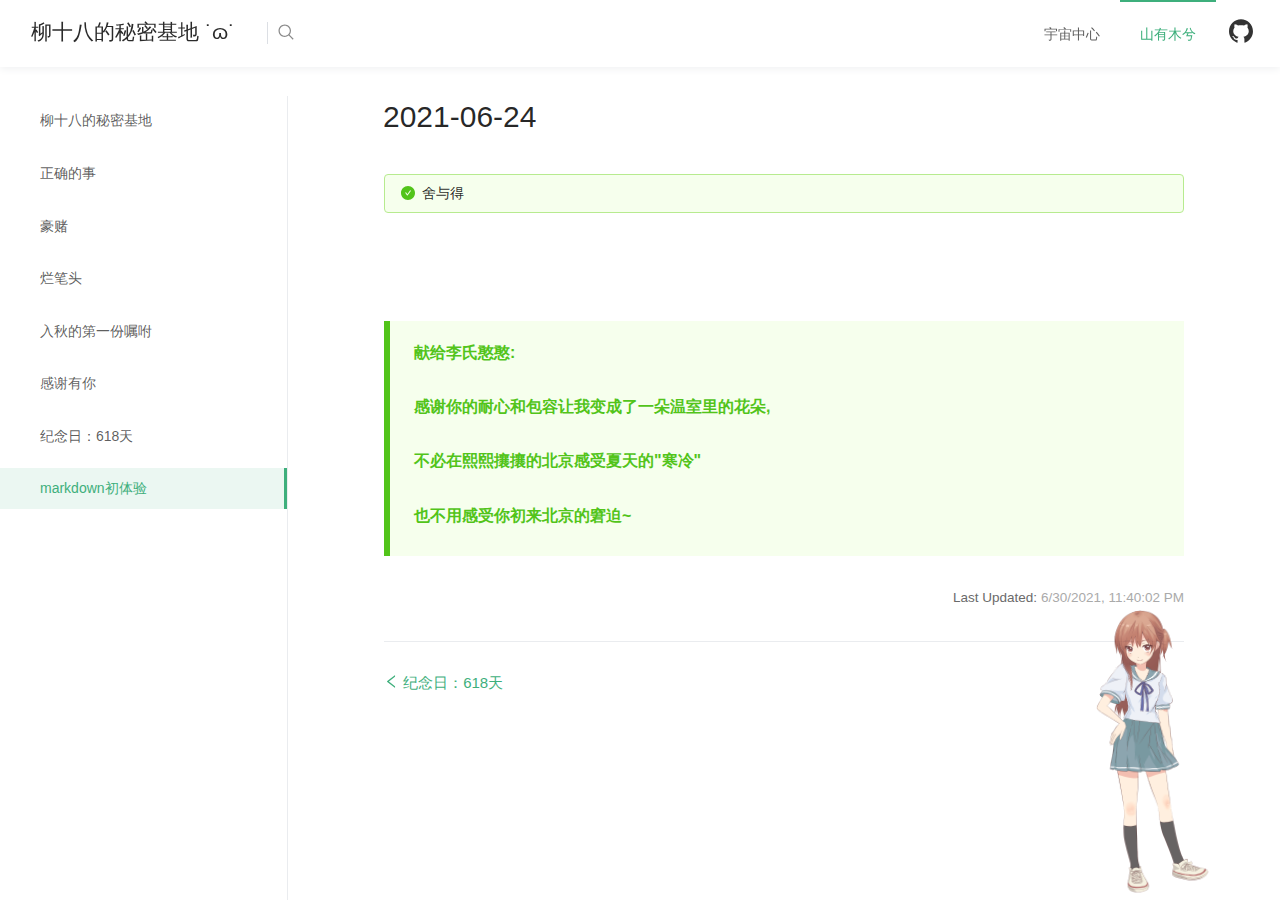
<file: category/2021-06-24.html>
<!DOCTYPE html>
<html lang="en-US">
  <head>
    <meta charset="utf-8">
    <meta name="viewport" content="width=device-width, user-scalable=no, initial-scale=1.0, maximum-scale=1.0, minimum-scale=1.0">
    <title>markdown初体验 | 柳十八的秘密基地 ˙ɷ˙</title>
    <meta name="description" content="">
    <meta name="generator" content="VuePress 1.6.0">
    <link rel="icon" href="/assets/logo.png">
    <meta name="description" content="She never grew up, but she never stop growing ...">
    <link rel="preload" href="/assets/css/0.styles.5024a652.css" as="style"><link rel="preload" href="/assets/js/app.e85312a7.js" as="script"><link rel="preload" href="/assets/js/2.1efa2923.js" as="script"><link rel="preload" href="/assets/js/11.a9649d01.js" as="script"><link rel="prefetch" href="/assets/js/10.5c9621e9.js"><link rel="prefetch" href="/assets/js/12.53141b01.js"><link rel="prefetch" href="/assets/js/13.28003c90.js"><link rel="prefetch" href="/assets/js/14.0d9f6e28.js"><link rel="prefetch" href="/assets/js/15.aff8680e.js"><link rel="prefetch" href="/assets/js/16.7b51e635.js"><link rel="prefetch" href="/assets/js/3.117d42a6.js"><link rel="prefetch" href="/assets/js/4.0793c6d7.js"><link rel="prefetch" href="/assets/js/5.a45f2295.js"><link rel="prefetch" href="/assets/js/6.fa58a256.js"><link rel="prefetch" href="/assets/js/7.4bcd258c.js"><link rel="prefetch" href="/assets/js/8.d6524c3c.js"><link rel="prefetch" href="/assets/js/9.c0164544.js">
    <link rel="stylesheet" href="/assets/css/0.styles.5024a652.css">
  </head>
  <body>
    <div id="app" data-server-rendered="true"><div class="theme-container"><header class="navbar"><div class="ant-row"><div class="sidebar-button"><i aria-label="icon: bars" class="anticon anticon-bars"><svg viewBox="0 0 1024 1024" focusable="false" data-icon="bars" width="1em" height="1em" fill="currentColor" aria-hidden="true"><path d="M912 192H328c-4.4 0-8 3.6-8 8v56c0 4.4 3.6 8 8 8h584c4.4 0 8-3.6 8-8v-56c0-4.4-3.6-8-8-8zm0 284H328c-4.4 0-8 3.6-8 8v56c0 4.4 3.6 8 8 8h584c4.4 0 8-3.6 8-8v-56c0-4.4-3.6-8-8-8zm0 284H328c-4.4 0-8 3.6-8 8v56c0 4.4 3.6 8 8 8h584c4.4 0 8-3.6 8-8v-56c0-4.4-3.6-8-8-8zM104 228a56 56 0 1 0 112 0 56 56 0 1 0-112 0zm0 284a56 56 0 1 0 112 0 56 56 0 1 0-112 0zm0 284a56 56 0 1 0 112 0 56 56 0 1 0-112 0z"></path></svg></i> <span></span></div> <div class="ant-col ant-col-xs-24 ant-col-sm-24 ant-col-md-6 ant-col-lg-5 ant-col-xl-5 ant-col-xxl-4"><a href="/" class="router-link-active no-logo home-link"><!----> <span class="site-name">柳十八的秘密基地 ˙ɷ˙</span></a> <div class="search-box mobile-search"><input aria-label="Search" autocomplete="off" spellcheck="false" value=""> <!----></div></div> <div class="ant-col ant-col-xs-0 ant-col-sm-0 ant-col-md-18 ant-col-lg-19 ant-col-xl-19 ant-col-xxl-20"><div class="search-box"><input aria-label="Search" autocomplete="off" spellcheck="false" value=""> <!----></div> <nav class="nav-links can-hide"><ul role="menu" id="nav" class="ant-menu ant-menu-horizontal ant-menu-root ant-menu-light"><li role="menuitem" class="ant-menu-submenu ant-menu-submenu-horizontal ant-menu-overflowed-submenu" style="display:none;"><div aria-haspopup="true" class="ant-menu-submenu-title"><span>···</span><i class="ant-menu-submenu-arrow"></i></div></li><li role="menuitem" class="ant-menu-item"><a href="/" class="router-link-active">
          宇宙中心
        </a></li><li role="menuitem" class="ant-menu-submenu ant-menu-submenu-horizontal ant-menu-overflowed-submenu" style="display:none;"><div aria-haspopup="true" class="ant-menu-submenu-title"><span>···</span><i class="ant-menu-submenu-arrow"></i></div></li><li role="menuitem" class="ant-menu-item ant-menu-item-selected"><a href="/category/" class="router-link-active">
          山有木兮
        </a></li><li role="menuitem" class="ant-menu-submenu ant-menu-submenu-horizontal ant-menu-overflowed-submenu" style="visibility:hidden;position:absolute;"><div aria-haspopup="true" class="ant-menu-submenu-title"><span>···</span><i class="ant-menu-submenu-arrow"></i></div></li></ul> <a href="https://github.com/fieedom/fieedom.github.io" target="_blank" rel="noopener noreferrer" class="repo-link"><i aria-label="icon: github" class="anticon anticon-github"><svg viewBox="64 64 896 896" focusable="false" data-icon="github" width="1em" height="1em" fill="currentColor" aria-hidden="true"><path d="M511.6 76.3C264.3 76.2 64 276.4 64 523.5 64 718.9 189.3 885 363.8 946c23.5 5.9 19.9-10.8 19.9-22.2v-77.5c-135.7 15.9-141.2-73.9-150.3-88.9C215 726 171.5 718 184.5 703c30.9-15.9 62.4 4 98.9 57.9 26.4 39.1 77.9 32.5 104 26 5.7-23.5 17.9-44.5 34.7-60.8-140.6-25.2-199.2-111-199.2-213 0-49.5 16.3-95 48.3-131.7-20.4-60.5 1.9-112.3 4.9-120 58.1-5.2 118.5 41.6 123.2 45.3 33-8.9 70.7-13.6 112.9-13.6 42.4 0 80.2 4.9 113.5 13.9 11.3-8.6 67.3-48.8 121.3-43.9 2.9 7.7 24.7 58.3 5.5 118 32.4 36.8 48.9 82.7 48.9 132.3 0 102.2-59 188.1-200 212.9a127.5 127.5 0 0 1 38.1 91v112.5c.8 9 0 17.9 15 17.9 177.1-59.7 304.6-227 304.6-424.1 0-247.2-200.4-447.3-447.5-447.3z"></path></svg></i></a></nav></div></div> <!----></header> <aside class="sidebar"><!----> <ul class="sidebar-links"><li><a href="/category/" aria-current="page" title="柳十八的秘密基地" class="sidebar-link">柳十八的秘密基地</a></li><li><a href="/category/2020-05-13.html" title="正确的事" class="sidebar-link">正确的事</a></li><li><a href="/category/2020-05-20.html" title="豪赌" class="sidebar-link">豪赌</a></li><li><a href="/category/note.html" title="烂笔头" class="sidebar-link">烂笔头</a></li><li><a href="/category/2020-10-29.html" title="入秋的第一份嘱咐" class="sidebar-link">入秋的第一份嘱咐</a></li><li><a href="/category/2020-11-26.html" title="感谢有你" class="sidebar-link">感谢有你</a></li><li><a href="/category/2020-12-10.html" title="纪念日：618天" class="sidebar-link">纪念日：618天</a></li><li><a href="/category/2021-06-24.html" aria-current="page" title="markdown初体验" class="active sidebar-link">markdown初体验</a></li></ul></aside> <main class="page"> <div class="theme-antdocs-content content__default"><h1 id="_2021-06-24"><a href="#_2021-06-24" class="header-anchor">#</a> 2021-06-24</h1> <br> <div data-show="true" class="ant-alert ant-alert-success"><i aria-label="icon: check-circle" class="anticon anticon-check-circle ant-alert-icon"><svg viewBox="64 64 896 896" focusable="false" data-icon="check-circle" width="1em" height="1em" fill="currentColor" aria-hidden="true"><path d="M512 64C264.6 64 64 264.6 64 512s200.6 448 448 448 448-200.6 448-448S759.4 64 512 64zm193.5 301.7l-210.6 292a31.8 31.8 0 0 1-51.7 0L318.5 484.9c-3.8-5.3 0-12.7 6.5-12.7h46.9c10.2 0 19.9 4.9 25.9 13.3l71.2 98.8 157.2-218c6-8.3 15.6-13.3 25.9-13.3H699c6.5 0 10.3 7.4 6.5 12.7z"></path></svg></i><span class="ant-alert-message">舍与得</span><span class="ant-alert-description"></span></div> <iframe frameborder="no" border="0" marginwidth="0" marginheight="0" width="330" height="86" src="//music.163.com/outchain/player?type=2&amp;id=1828026086&amp;auto=1&amp;height=66"></iframe> <div class="custom-block tip"><p class="custom-block-title">献给李氏憨憨:<br><br>感谢你的耐心和包容让我变成了一朵温室里的花朵,<br><br>不必在熙熙攘攘的北京感受夏天的&quot;寒冷&quot;<br><br>也不用感受你初来北京的窘迫~</p> <br></div></div> <footer class="page-edit"><!----> <div class="last-updated"><span class="prefix">Last Updated:</span> <span class="time">6/30/2021, 11:40:02 PM</span></div></footer> <div class="page-nav"><p class="inner"><span class="prev"><a href="/category/2020-12-10.html" class="prev"><i aria-label="icon: left" class="anticon anticon-left"><svg viewBox="64 64 896 896" focusable="false" data-icon="left" width="1em" height="1em" fill="currentColor" aria-hidden="true"><path d="M724 218.3V141c0-6.7-7.7-10.4-12.9-6.3L260.3 486.8a31.86 31.86 0 0 0 0 50.3l450.8 352.1c5.3 4.1 12.9.4 12.9-6.3v-77.3c0-4.9-2.3-9.6-6.1-12.6l-360-281 360-281.1c3.8-3 6.1-7.7 6.1-12.6z"></path></svg></i>
        纪念日：618天
      </a></span> <!----></p></div> </main> <!----></div><div class="global-ui"><div id="live2d-widget" class="live2d-widget-container" style="position:fixed;right:65px;bottom:0px;width:135px;height:300px;z-index:99999;opacity:0.8;pointer-events:none;"><canvas id="live2d_canvas" width="135" height="300" class="live2d_canvas" style="position:absolute;left:0px;top:0px;width:135px;height:300px;"></canvas></div></div></div>
    <script src="/assets/js/app.e85312a7.js" defer></script><script src="/assets/js/2.1efa2923.js" defer></script><script src="/assets/js/11.a9649d01.js" defer></script>
  </body>
</html>
</file>
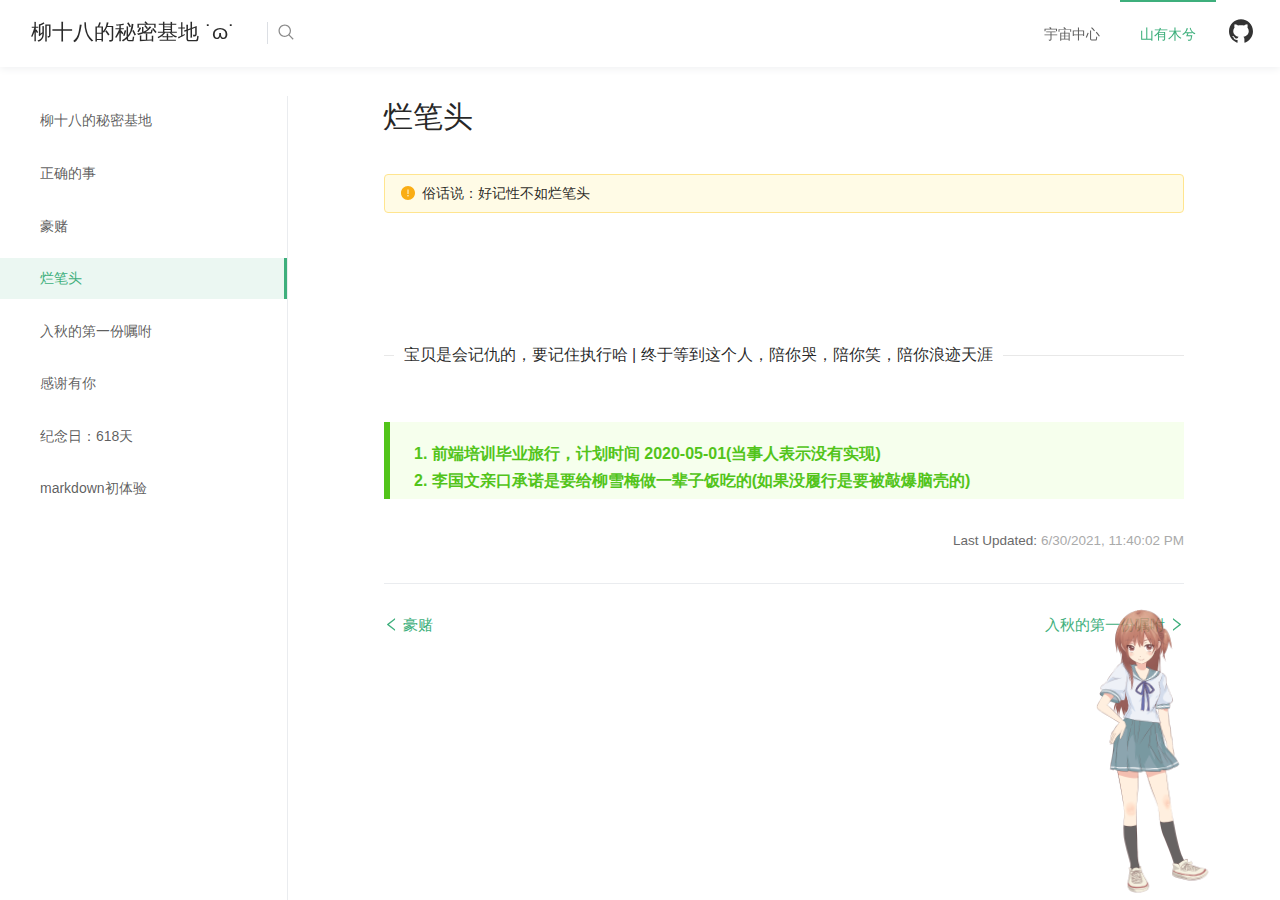
<file: category/note.html>
<!DOCTYPE html>
<html lang="en-US">
  <head>
    <meta charset="utf-8">
    <meta name="viewport" content="width=device-width, user-scalable=no, initial-scale=1.0, maximum-scale=1.0, minimum-scale=1.0">
    <title>烂笔头 | 柳十八的秘密基地 ˙ɷ˙</title>
    <meta name="description" content="">
    <meta name="generator" content="VuePress 1.6.0">
    <link rel="icon" href="/assets/logo.png">
    <meta name="description" content="She never grew up, but she never stop growing ...">
    <link rel="preload" href="/assets/css/0.styles.5024a652.css" as="style"><link rel="preload" href="/assets/js/app.e85312a7.js" as="script"><link rel="preload" href="/assets/js/2.1efa2923.js" as="script"><link rel="preload" href="/assets/js/13.28003c90.js" as="script"><link rel="prefetch" href="/assets/js/10.5c9621e9.js"><link rel="prefetch" href="/assets/js/11.a9649d01.js"><link rel="prefetch" href="/assets/js/12.53141b01.js"><link rel="prefetch" href="/assets/js/14.0d9f6e28.js"><link rel="prefetch" href="/assets/js/15.aff8680e.js"><link rel="prefetch" href="/assets/js/16.7b51e635.js"><link rel="prefetch" href="/assets/js/3.117d42a6.js"><link rel="prefetch" href="/assets/js/4.0793c6d7.js"><link rel="prefetch" href="/assets/js/5.a45f2295.js"><link rel="prefetch" href="/assets/js/6.fa58a256.js"><link rel="prefetch" href="/assets/js/7.4bcd258c.js"><link rel="prefetch" href="/assets/js/8.d6524c3c.js"><link rel="prefetch" href="/assets/js/9.c0164544.js">
    <link rel="stylesheet" href="/assets/css/0.styles.5024a652.css">
  </head>
  <body>
    <div id="app" data-server-rendered="true"><div class="theme-container"><header class="navbar"><div class="ant-row"><div class="sidebar-button"><i aria-label="icon: bars" class="anticon anticon-bars"><svg viewBox="0 0 1024 1024" focusable="false" data-icon="bars" width="1em" height="1em" fill="currentColor" aria-hidden="true"><path d="M912 192H328c-4.4 0-8 3.6-8 8v56c0 4.4 3.6 8 8 8h584c4.4 0 8-3.6 8-8v-56c0-4.4-3.6-8-8-8zm0 284H328c-4.4 0-8 3.6-8 8v56c0 4.4 3.6 8 8 8h584c4.4 0 8-3.6 8-8v-56c0-4.4-3.6-8-8-8zm0 284H328c-4.4 0-8 3.6-8 8v56c0 4.4 3.6 8 8 8h584c4.4 0 8-3.6 8-8v-56c0-4.4-3.6-8-8-8zM104 228a56 56 0 1 0 112 0 56 56 0 1 0-112 0zm0 284a56 56 0 1 0 112 0 56 56 0 1 0-112 0zm0 284a56 56 0 1 0 112 0 56 56 0 1 0-112 0z"></path></svg></i> <span></span></div> <div class="ant-col ant-col-xs-24 ant-col-sm-24 ant-col-md-6 ant-col-lg-5 ant-col-xl-5 ant-col-xxl-4"><a href="/" class="router-link-active no-logo home-link"><!----> <span class="site-name">柳十八的秘密基地 ˙ɷ˙</span></a> <div class="search-box mobile-search"><input aria-label="Search" autocomplete="off" spellcheck="false" value=""> <!----></div></div> <div class="ant-col ant-col-xs-0 ant-col-sm-0 ant-col-md-18 ant-col-lg-19 ant-col-xl-19 ant-col-xxl-20"><div class="search-box"><input aria-label="Search" autocomplete="off" spellcheck="false" value=""> <!----></div> <nav class="nav-links can-hide"><ul role="menu" id="nav" class="ant-menu ant-menu-horizontal ant-menu-root ant-menu-light"><li role="menuitem" class="ant-menu-submenu ant-menu-submenu-horizontal ant-menu-overflowed-submenu" style="display:none;"><div aria-haspopup="true" class="ant-menu-submenu-title"><span>···</span><i class="ant-menu-submenu-arrow"></i></div></li><li role="menuitem" class="ant-menu-item"><a href="/" class="router-link-active">
          宇宙中心
        </a></li><li role="menuitem" class="ant-menu-submenu ant-menu-submenu-horizontal ant-menu-overflowed-submenu" style="display:none;"><div aria-haspopup="true" class="ant-menu-submenu-title"><span>···</span><i class="ant-menu-submenu-arrow"></i></div></li><li role="menuitem" class="ant-menu-item ant-menu-item-selected"><a href="/category/" class="router-link-active">
          山有木兮
        </a></li><li role="menuitem" class="ant-menu-submenu ant-menu-submenu-horizontal ant-menu-overflowed-submenu" style="visibility:hidden;position:absolute;"><div aria-haspopup="true" class="ant-menu-submenu-title"><span>···</span><i class="ant-menu-submenu-arrow"></i></div></li></ul> <a href="https://github.com/fieedom/fieedom.github.io" target="_blank" rel="noopener noreferrer" class="repo-link"><i aria-label="icon: github" class="anticon anticon-github"><svg viewBox="64 64 896 896" focusable="false" data-icon="github" width="1em" height="1em" fill="currentColor" aria-hidden="true"><path d="M511.6 76.3C264.3 76.2 64 276.4 64 523.5 64 718.9 189.3 885 363.8 946c23.5 5.9 19.9-10.8 19.9-22.2v-77.5c-135.7 15.9-141.2-73.9-150.3-88.9C215 726 171.5 718 184.5 703c30.9-15.9 62.4 4 98.9 57.9 26.4 39.1 77.9 32.5 104 26 5.7-23.5 17.9-44.5 34.7-60.8-140.6-25.2-199.2-111-199.2-213 0-49.5 16.3-95 48.3-131.7-20.4-60.5 1.9-112.3 4.9-120 58.1-5.2 118.5 41.6 123.2 45.3 33-8.9 70.7-13.6 112.9-13.6 42.4 0 80.2 4.9 113.5 13.9 11.3-8.6 67.3-48.8 121.3-43.9 2.9 7.7 24.7 58.3 5.5 118 32.4 36.8 48.9 82.7 48.9 132.3 0 102.2-59 188.1-200 212.9a127.5 127.5 0 0 1 38.1 91v112.5c.8 9 0 17.9 15 17.9 177.1-59.7 304.6-227 304.6-424.1 0-247.2-200.4-447.3-447.5-447.3z"></path></svg></i></a></nav></div></div> <!----></header> <aside class="sidebar"><!----> <ul class="sidebar-links"><li><a href="/category/" aria-current="page" title="柳十八的秘密基地" class="sidebar-link">柳十八的秘密基地</a></li><li><a href="/category/2020-05-13.html" title="正确的事" class="sidebar-link">正确的事</a></li><li><a href="/category/2020-05-20.html" title="豪赌" class="sidebar-link">豪赌</a></li><li><a href="/category/note.html" aria-current="page" title="烂笔头" class="active sidebar-link">烂笔头</a></li><li><a href="/category/2020-10-29.html" title="入秋的第一份嘱咐" class="sidebar-link">入秋的第一份嘱咐</a></li><li><a href="/category/2020-11-26.html" title="感谢有你" class="sidebar-link">感谢有你</a></li><li><a href="/category/2020-12-10.html" title="纪念日：618天" class="sidebar-link">纪念日：618天</a></li><li><a href="/category/2021-06-24.html" title="markdown初体验" class="sidebar-link">markdown初体验</a></li></ul></aside> <main class="page"> <div class="theme-antdocs-content content__default"><h1 id="烂笔头"><a href="#烂笔头" class="header-anchor">#</a> 烂笔头</h1> <br> <div data-show="true" class="ant-alert ant-alert-warning"><i aria-label="icon: exclamation-circle" class="anticon anticon-exclamation-circle ant-alert-icon"><svg viewBox="64 64 896 896" focusable="false" data-icon="exclamation-circle" width="1em" height="1em" fill="currentColor" aria-hidden="true"><path d="M512 64C264.6 64 64 264.6 64 512s200.6 448 448 448 448-200.6 448-448S759.4 64 512 64zm-32 232c0-4.4 3.6-8 8-8h48c4.4 0 8 3.6 8 8v272c0 4.4-3.6 8-8 8h-48c-4.4 0-8-3.6-8-8V296zm32 440a48.01 48.01 0 0 1 0-96 48.01 48.01 0 0 1 0 96z"></path></svg></i><span class="ant-alert-message">俗话说：好记性不如烂笔头</span><span class="ant-alert-description"></span></div> <br> <iframe frameborder="no" border="0" marginwidth="0" marginheight="0" width="330" height="86" src="//music.163.com/outchain/player?type=2&amp;id=1394391626&amp;auto=1&amp;height=66"></iframe> <br> <div role="separator" class="ant-divider ant-divider-horizontal ant-divider-with-text-left"><span class="ant-divider-inner-text">宝贝是会记仇的，要记住执行哈 | 终于等到这个人，陪你哭，陪你笑，陪你浪迹天涯</span></div> <br> <div class="custom-block tip"><p class="custom-block-title">1. 前端培训毕业旅行，计划时间 2020-05-01(当事人表示没有实现) <br> 2. 李国文亲口承诺是要给柳雪梅做一辈子饭吃的(如果没履行是要被敲爆脑壳的)</p></div></div> <footer class="page-edit"><!----> <div class="last-updated"><span class="prefix">Last Updated:</span> <span class="time">6/30/2021, 11:40:02 PM</span></div></footer> <div class="page-nav"><p class="inner"><span class="prev"><a href="/category/2020-05-20.html" class="prev"><i aria-label="icon: left" class="anticon anticon-left"><svg viewBox="64 64 896 896" focusable="false" data-icon="left" width="1em" height="1em" fill="currentColor" aria-hidden="true"><path d="M724 218.3V141c0-6.7-7.7-10.4-12.9-6.3L260.3 486.8a31.86 31.86 0 0 0 0 50.3l450.8 352.1c5.3 4.1 12.9.4 12.9-6.3v-77.3c0-4.9-2.3-9.6-6.1-12.6l-360-281 360-281.1c3.8-3 6.1-7.7 6.1-12.6z"></path></svg></i>
        豪赌
      </a></span> <span class="next"><a href="/category/2020-10-29.html">
        入秋的第一份嘱咐
        <i aria-label="icon: right" class="anticon anticon-right"><svg viewBox="64 64 896 896" focusable="false" data-icon="right" width="1em" height="1em" fill="currentColor" aria-hidden="true"><path d="M765.7 486.8L314.9 134.7A7.97 7.97 0 0 0 302 141v77.3c0 4.9 2.3 9.6 6.1 12.6l360 281.1-360 281.1c-3.9 3-6.1 7.7-6.1 12.6V883c0 6.7 7.7 10.4 12.9 6.3l450.8-352.1a31.96 31.96 0 0 0 0-50.4z"></path></svg></i></a></span></p></div> </main> <!----></div><div class="global-ui"><div id="live2d-widget" class="live2d-widget-container" style="position:fixed;right:65px;bottom:0px;width:135px;height:300px;z-index:99999;opacity:0.8;pointer-events:none;"><canvas id="live2d_canvas" width="135" height="300" class="live2d_canvas" style="position:absolute;left:0px;top:0px;width:135px;height:300px;"></canvas></div></div></div>
    <script src="/assets/js/app.e85312a7.js" defer></script><script src="/assets/js/2.1efa2923.js" defer></script><script src="/assets/js/13.28003c90.js" defer></script>
  </body>
</html>
</file>
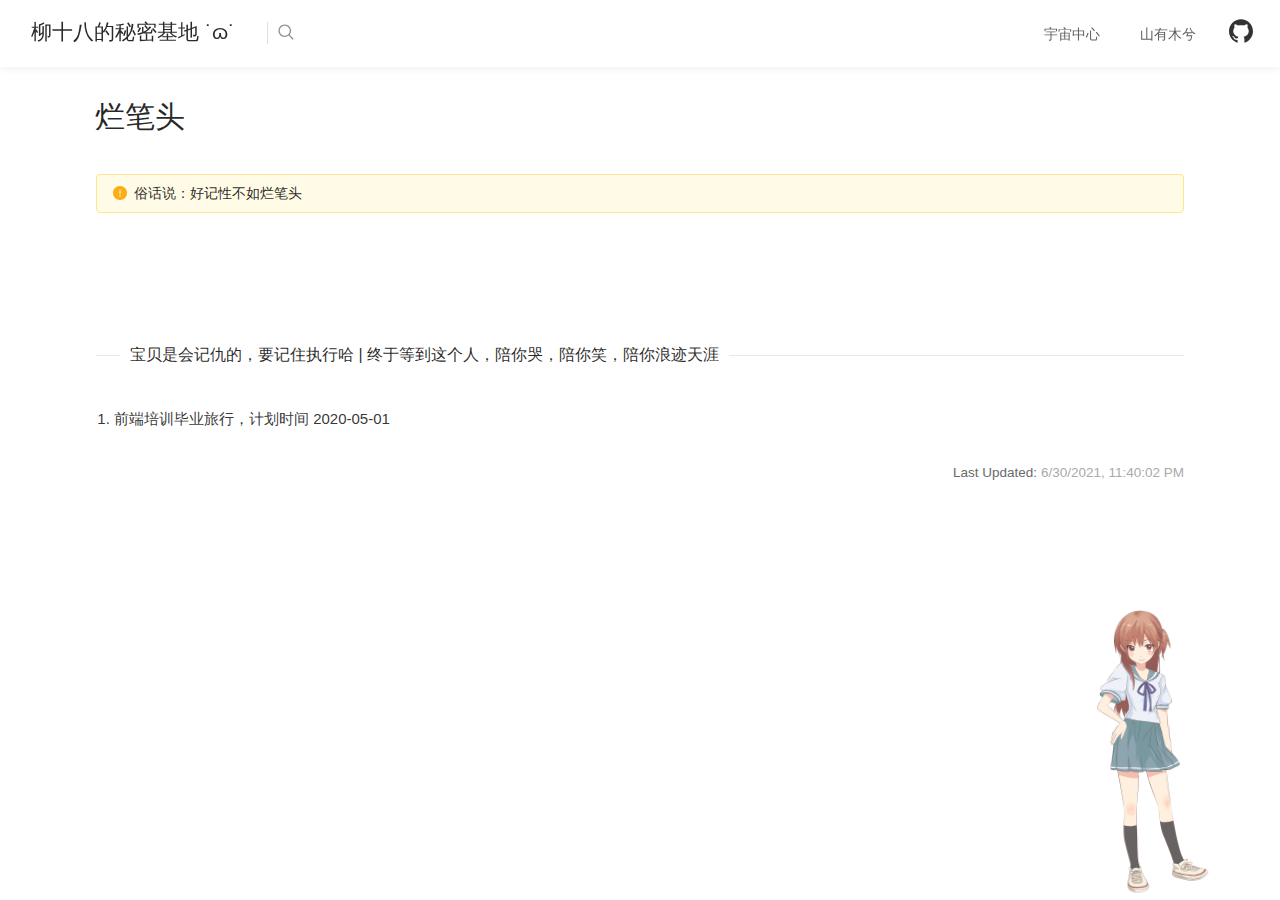
<file: quotes/note.html>
<!DOCTYPE html>
<html lang="en-US">
  <head>
    <meta charset="utf-8">
    <meta name="viewport" content="width=device-width, user-scalable=no, initial-scale=1.0, maximum-scale=1.0, minimum-scale=1.0">
    <title>烂笔头 | 柳十八的秘密基地 ˙ɷ˙</title>
    <meta name="description" content="">
    <meta name="generator" content="VuePress 1.6.0">
    <link rel="icon" href="/assets/logo.png">
    <meta name="description" content="She never grew up, but she never stop growing ...">
    <link rel="preload" href="/assets/css/0.styles.5024a652.css" as="style"><link rel="preload" href="/assets/js/app.e85312a7.js" as="script"><link rel="preload" href="/assets/js/2.1efa2923.js" as="script"><link rel="preload" href="/assets/js/16.7b51e635.js" as="script"><link rel="prefetch" href="/assets/js/10.5c9621e9.js"><link rel="prefetch" href="/assets/js/11.a9649d01.js"><link rel="prefetch" href="/assets/js/12.53141b01.js"><link rel="prefetch" href="/assets/js/13.28003c90.js"><link rel="prefetch" href="/assets/js/14.0d9f6e28.js"><link rel="prefetch" href="/assets/js/15.aff8680e.js"><link rel="prefetch" href="/assets/js/3.117d42a6.js"><link rel="prefetch" href="/assets/js/4.0793c6d7.js"><link rel="prefetch" href="/assets/js/5.a45f2295.js"><link rel="prefetch" href="/assets/js/6.fa58a256.js"><link rel="prefetch" href="/assets/js/7.4bcd258c.js"><link rel="prefetch" href="/assets/js/8.d6524c3c.js"><link rel="prefetch" href="/assets/js/9.c0164544.js">
    <link rel="stylesheet" href="/assets/css/0.styles.5024a652.css">
  </head>
  <body>
    <div id="app" data-server-rendered="true"><div class="theme-container no-sidebar"><header class="navbar"><div class="ant-row"><div class="sidebar-button"><i aria-label="icon: bars" class="anticon anticon-bars"><svg viewBox="0 0 1024 1024" focusable="false" data-icon="bars" width="1em" height="1em" fill="currentColor" aria-hidden="true"><path d="M912 192H328c-4.4 0-8 3.6-8 8v56c0 4.4 3.6 8 8 8h584c4.4 0 8-3.6 8-8v-56c0-4.4-3.6-8-8-8zm0 284H328c-4.4 0-8 3.6-8 8v56c0 4.4 3.6 8 8 8h584c4.4 0 8-3.6 8-8v-56c0-4.4-3.6-8-8-8zm0 284H328c-4.4 0-8 3.6-8 8v56c0 4.4 3.6 8 8 8h584c4.4 0 8-3.6 8-8v-56c0-4.4-3.6-8-8-8zM104 228a56 56 0 1 0 112 0 56 56 0 1 0-112 0zm0 284a56 56 0 1 0 112 0 56 56 0 1 0-112 0zm0 284a56 56 0 1 0 112 0 56 56 0 1 0-112 0z"></path></svg></i> <span></span></div> <div class="ant-col ant-col-xs-24 ant-col-sm-24 ant-col-md-6 ant-col-lg-5 ant-col-xl-5 ant-col-xxl-4"><a href="/" class="router-link-active no-logo home-link"><!----> <span class="site-name">柳十八的秘密基地 ˙ɷ˙</span></a> <div class="search-box mobile-search"><input aria-label="Search" autocomplete="off" spellcheck="false" value=""> <!----></div></div> <div class="ant-col ant-col-xs-0 ant-col-sm-0 ant-col-md-18 ant-col-lg-19 ant-col-xl-19 ant-col-xxl-20"><div class="search-box"><input aria-label="Search" autocomplete="off" spellcheck="false" value=""> <!----></div> <nav class="nav-links can-hide"><ul role="menu" id="nav" class="ant-menu ant-menu-horizontal ant-menu-root ant-menu-light"><li role="menuitem" class="ant-menu-submenu ant-menu-submenu-horizontal ant-menu-overflowed-submenu" style="display:none;"><div aria-haspopup="true" class="ant-menu-submenu-title"><span>···</span><i class="ant-menu-submenu-arrow"></i></div></li><li role="menuitem" class="ant-menu-item"><a href="/" class="router-link-active">
          宇宙中心
        </a></li><li role="menuitem" class="ant-menu-submenu ant-menu-submenu-horizontal ant-menu-overflowed-submenu" style="display:none;"><div aria-haspopup="true" class="ant-menu-submenu-title"><span>···</span><i class="ant-menu-submenu-arrow"></i></div></li><li role="menuitem" class="ant-menu-item"><a href="/category/">
          山有木兮
        </a></li><li role="menuitem" class="ant-menu-submenu ant-menu-submenu-horizontal ant-menu-overflowed-submenu" style="visibility:hidden;position:absolute;"><div aria-haspopup="true" class="ant-menu-submenu-title"><span>···</span><i class="ant-menu-submenu-arrow"></i></div></li></ul> <a href="https://github.com/fieedom/fieedom.github.io" target="_blank" rel="noopener noreferrer" class="repo-link"><i aria-label="icon: github" class="anticon anticon-github"><svg viewBox="64 64 896 896" focusable="false" data-icon="github" width="1em" height="1em" fill="currentColor" aria-hidden="true"><path d="M511.6 76.3C264.3 76.2 64 276.4 64 523.5 64 718.9 189.3 885 363.8 946c23.5 5.9 19.9-10.8 19.9-22.2v-77.5c-135.7 15.9-141.2-73.9-150.3-88.9C215 726 171.5 718 184.5 703c30.9-15.9 62.4 4 98.9 57.9 26.4 39.1 77.9 32.5 104 26 5.7-23.5 17.9-44.5 34.7-60.8-140.6-25.2-199.2-111-199.2-213 0-49.5 16.3-95 48.3-131.7-20.4-60.5 1.9-112.3 4.9-120 58.1-5.2 118.5 41.6 123.2 45.3 33-8.9 70.7-13.6 112.9-13.6 42.4 0 80.2 4.9 113.5 13.9 11.3-8.6 67.3-48.8 121.3-43.9 2.9 7.7 24.7 58.3 5.5 118 32.4 36.8 48.9 82.7 48.9 132.3 0 102.2-59 188.1-200 212.9a127.5 127.5 0 0 1 38.1 91v112.5c.8 9 0 17.9 15 17.9 177.1-59.7 304.6-227 304.6-424.1 0-247.2-200.4-447.3-447.5-447.3z"></path></svg></i></a></nav></div></div> <!----></header> <aside class="sidebar"><!----> <!----></aside> <main class="page"> <div class="theme-antdocs-content content__default"><h1 id="烂笔头"><a href="#烂笔头" class="header-anchor">#</a> 烂笔头</h1> <br> <div data-show="true" class="ant-alert ant-alert-warning"><i aria-label="icon: exclamation-circle" class="anticon anticon-exclamation-circle ant-alert-icon"><svg viewBox="64 64 896 896" focusable="false" data-icon="exclamation-circle" width="1em" height="1em" fill="currentColor" aria-hidden="true"><path d="M512 64C264.6 64 64 264.6 64 512s200.6 448 448 448 448-200.6 448-448S759.4 64 512 64zm-32 232c0-4.4 3.6-8 8-8h48c4.4 0 8 3.6 8 8v272c0 4.4-3.6 8-8 8h-48c-4.4 0-8-3.6-8-8V296zm32 440a48.01 48.01 0 0 1 0-96 48.01 48.01 0 0 1 0 96z"></path></svg></i><span class="ant-alert-message">俗话说：好记性不如烂笔头</span><span class="ant-alert-description"></span></div> <br> <iframe frameborder="no" border="0" marginwidth="0" marginheight="0" width="330" height="86" src="//music.163.com/outchain/player?type=2&amp;id=1394391626&amp;auto=1&amp;height=66"></iframe> <br> <div role="separator" class="ant-divider ant-divider-horizontal ant-divider-with-text-left"><span class="ant-divider-inner-text">宝贝是会记仇的，要记住执行哈 | 终于等到这个人，陪你哭，陪你笑，陪你浪迹天涯</span></div> <br> <ol><li>前端培训毕业旅行，计划时间 2020-05-01</li></ol></div> <footer class="page-edit"><!----> <div class="last-updated"><span class="prefix">Last Updated:</span> <span class="time">6/30/2021, 11:40:02 PM</span></div></footer> <!----> </main> <!----></div><div class="global-ui"><div id="live2d-widget" class="live2d-widget-container" style="position:fixed;right:65px;bottom:0px;width:135px;height:300px;z-index:99999;opacity:0.8;pointer-events:none;"><canvas id="live2d_canvas" width="135" height="300" class="live2d_canvas" style="position:absolute;left:0px;top:0px;width:135px;height:300px;"></canvas></div></div></div>
    <script src="/assets/js/app.e85312a7.js" defer></script><script src="/assets/js/2.1efa2923.js" defer></script><script src="/assets/js/16.7b51e635.js" defer></script>
  </body>
</html>
</file>
